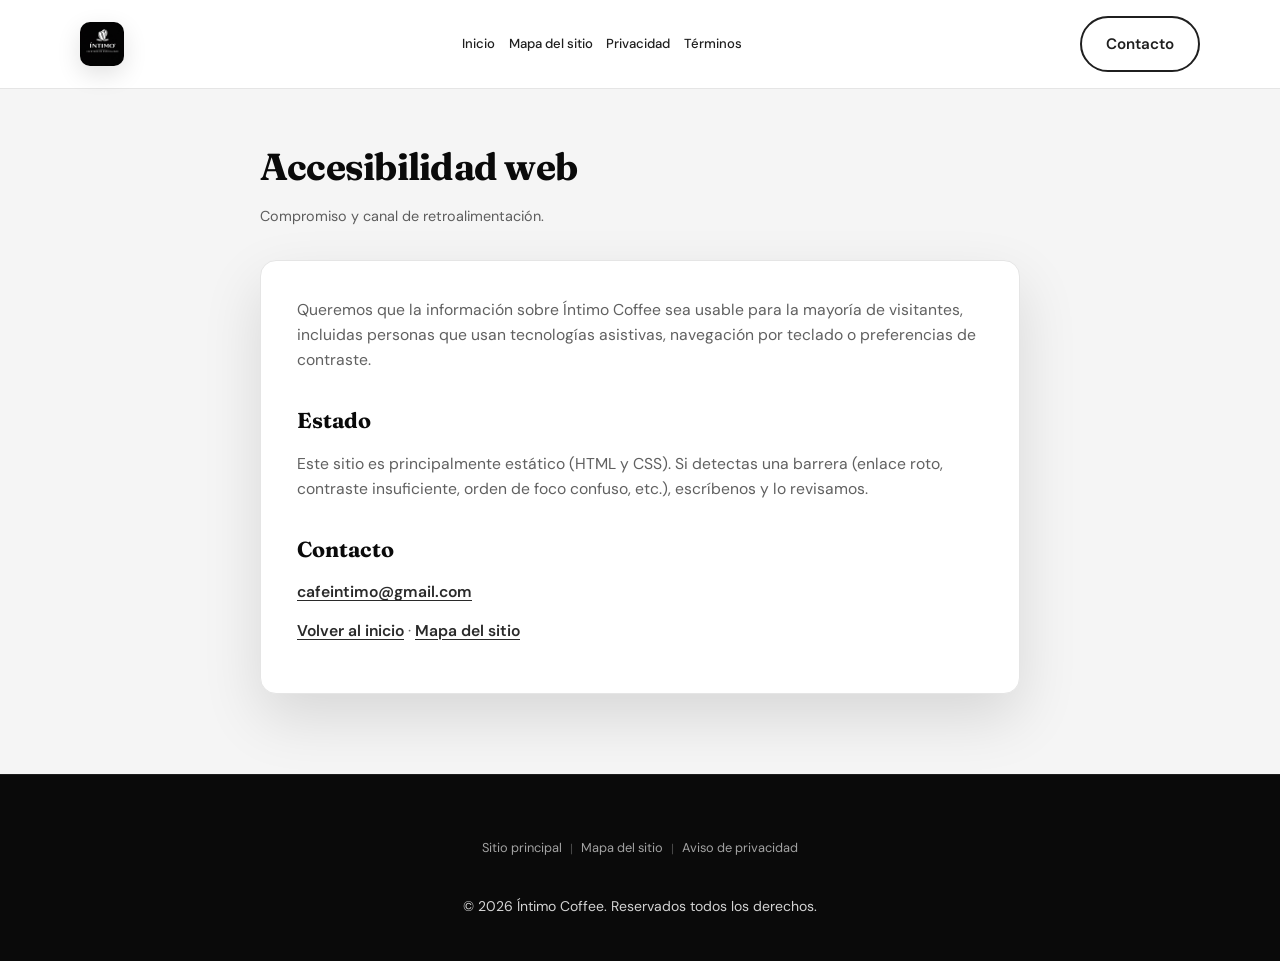
<file: accesibilidad.html>
<!DOCTYPE html>
<html lang="es">
<head>
  <meta charset="UTF-8" />
  <meta name="viewport" content="width=device-width, initial-scale=1" />
  <meta name="description" content="Accesibilidad web — Íntimo Coffee." />
  <title>Accesibilidad | Íntimo Coffee</title>
  <link rel="icon" href="favicon.png" type="image/png" />
  <link rel="preconnect" href="https://fonts.googleapis.com" />
  <link rel="preconnect" href="https://fonts.gstatic.com" crossorigin />
  <link href="https://fonts.googleapis.com/css2?family=Fraunces:ital,opsz,wght@0,9..144,400;0,9..144,600;0,9..144,700;1,9..144,400&family=DM+Sans:ital,opsz,wght@0,9..40,400;0,9..40,500;0,9..40,600;0,9..40,700&display=swap" rel="stylesheet" />
  <link rel="stylesheet" href="css/styles.css" />
</head>
<body>
  <a class="skip-link" href="#contenido-legal">Saltar al contenido</a>

  <header class="site-header">
    <div class="header-inner">
      <a href="index.html" class="logo" aria-label="Íntimo Coffee — inicio">
        <img class="logo-img" src="images/logo-intimo.png" alt="" width="768" height="768" decoding="async" />
      </a>
      <nav class="nav" aria-label="Principal">
        <a href="index.html#inicio">Inicio</a>
        <a href="mapa-sitio.html">Mapa del sitio</a>
        <a href="privacidad.html">Privacidad</a>
        <a href="terminos-sitio.html">Términos</a>
      </nav>
      <a class="btn btn--outline header-cta" href="index.html#contacto">Contacto</a>
      <button type="button" class="nav-toggle" aria-expanded="false" aria-controls="nav-mobile" aria-label="Abrir menú">
        <span></span><span></span><span></span>
      </button>
    </div>
    <div id="nav-mobile" class="nav-mobile" hidden>
      <a href="index.html#inicio">Inicio</a>
      <a href="mapa-sitio.html">Mapa del sitio</a>
      <a href="privacidad.html">Privacidad</a>
      <a href="terminos-sitio.html">Términos</a>
    </div>
  </header>

  <main id="contenido-legal" class="legal-page">
    <div class="container narrow">
      <header class="legal-hero">
        <h1>Accesibilidad web</h1>
        <p class="legal-meta">Compromiso y canal de retroalimentación.</p>
      </header>

      <article class="legal-prose">
        <p>
          Queremos que la información sobre Íntimo Coffee sea usable para la mayoría de visitantes, incluidas personas que usan tecnologías asistivas, navegación por teclado o preferencias de contraste.
        </p>
        <h2>Estado</h2>
        <p>
          Este sitio es principalmente estático (HTML y CSS). Si detectas una barrera (enlace roto, contraste insuficiente, orden de foco confuso, etc.), escríbenos y lo revisamos.
        </p>
        <h2>Contacto</h2>
        <p>
          <a data-intimo-email href="#"><span data-intimo-email-text></span></a>
        </p>
        <p><a href="index.html">Volver al inicio</a> · <a href="mapa-sitio.html">Mapa del sitio</a></p>
      </article>
    </div>
  </main>

  <footer class="site-footer">
    <div class="container footer-extended">
      <nav class="footer-legal" aria-label="Enlaces legales">
        <ul class="footer-legal-list">
          <li><a href="index.html">Sitio principal</a></li>
          <li class="footer-legal-sep" aria-hidden="true">|</li>
          <li><a href="mapa-sitio.html">Mapa del sitio</a></li>
          <li class="footer-legal-sep" aria-hidden="true">|</li>
          <li><a href="privacidad.html">Aviso de privacidad</a></li>
        </ul>
      </nav>
      <p class="footer-copyright">© <span id="year"></span> Íntimo Coffee. Reservados todos los derechos.</p>
    </div>
  </footer>

  <script src="js/site-config.js"></script>
  <script src="js/main.js"></script>
</body>
</html>
</file>
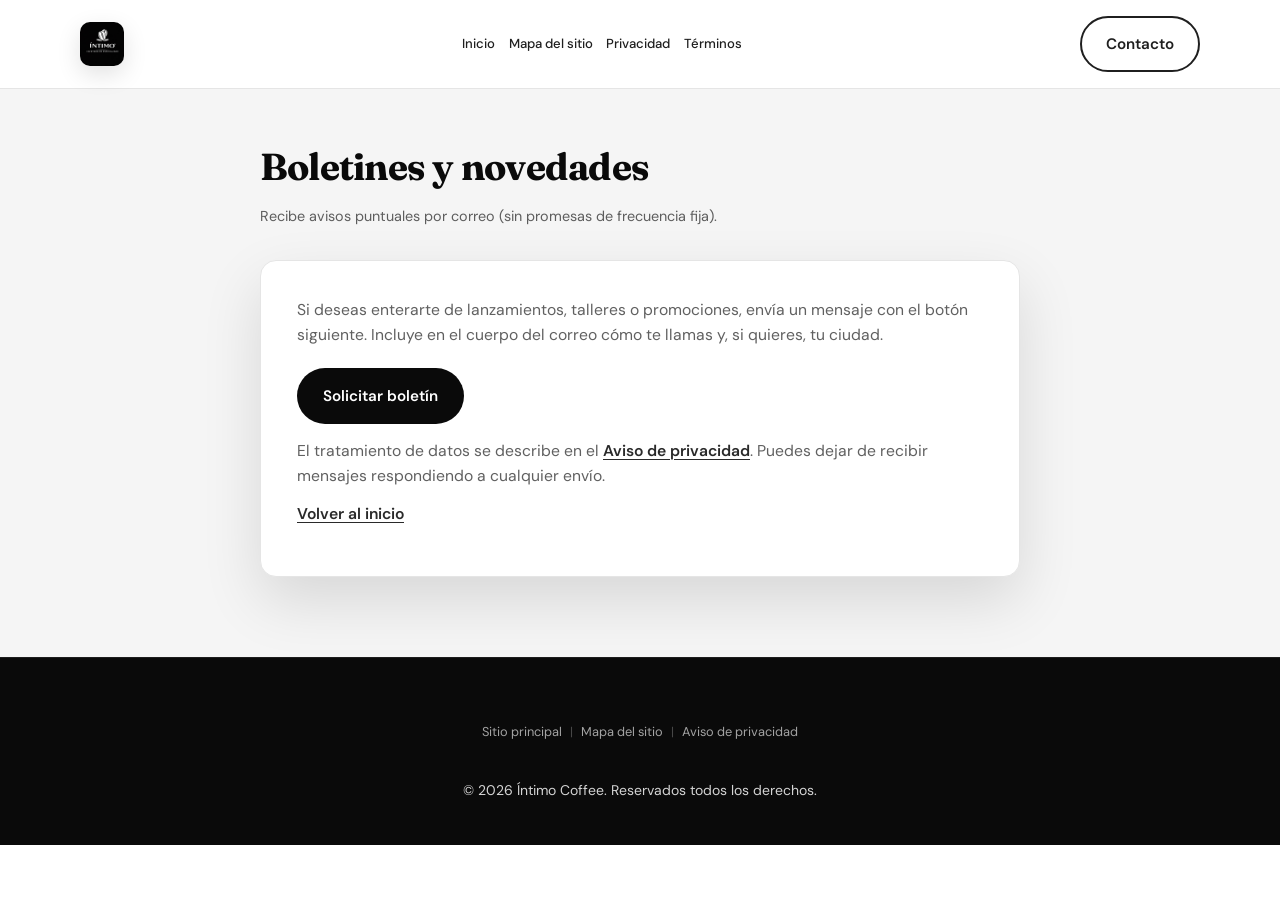
<file: boletines.html>
<!DOCTYPE html>
<html lang="es">
<head>
  <meta charset="UTF-8" />
  <meta name="viewport" content="width=device-width, initial-scale=1" />
  <meta name="description" content="Boletines y novedades — Íntimo Coffee." />
  <title>Boletines | Íntimo Coffee</title>
  <link rel="icon" href="favicon.png" type="image/png" />
  <link rel="preconnect" href="https://fonts.googleapis.com" />
  <link rel="preconnect" href="https://fonts.gstatic.com" crossorigin />
  <link href="https://fonts.googleapis.com/css2?family=Fraunces:ital,opsz,wght@0,9..144,400;0,9..144,600;0,9..144,700;1,9..144,400&family=DM+Sans:ital,opsz,wght@0,9..40,400;0,9..40,500;0,9..40,600;0,9..40,700&display=swap" rel="stylesheet" />
  <link rel="stylesheet" href="css/styles.css" />
</head>
<body>
  <a class="skip-link" href="#contenido-legal">Saltar al contenido</a>

  <header class="site-header">
    <div class="header-inner">
      <a href="index.html" class="logo" aria-label="Íntimo Coffee — inicio">
        <img class="logo-img" src="images/logo-intimo.png" alt="" width="768" height="768" decoding="async" />
      </a>
      <nav class="nav" aria-label="Principal">
        <a href="index.html#inicio">Inicio</a>
        <a href="mapa-sitio.html">Mapa del sitio</a>
        <a href="privacidad.html">Privacidad</a>
        <a href="terminos-sitio.html">Términos</a>
      </nav>
      <a class="btn btn--outline header-cta" href="index.html#contacto">Contacto</a>
      <button type="button" class="nav-toggle" aria-expanded="false" aria-controls="nav-mobile" aria-label="Abrir menú">
        <span></span><span></span><span></span>
      </button>
    </div>
    <div id="nav-mobile" class="nav-mobile" hidden>
      <a href="index.html#inicio">Inicio</a>
      <a href="mapa-sitio.html">Mapa del sitio</a>
      <a href="privacidad.html">Privacidad</a>
      <a href="terminos-sitio.html">Términos</a>
    </div>
  </header>

  <main id="contenido-legal" class="legal-page">
    <div class="container narrow">
      <header class="legal-hero">
        <h1>Boletines y novedades</h1>
        <p class="legal-meta">Recibe avisos puntuales por correo (sin promesas de frecuencia fija).</p>
      </header>

      <article class="legal-prose">
        <p>
          Si deseas enterarte de lanzamientos, talleres o promociones, envía un mensaje con el botón siguiente. Incluye en el cuerpo del correo cómo te llamas y, si quieres, tu ciudad.
        </p>
        <p>
          <a class="btn btn--primary" data-intimo-mailto-newsletter href="#" style="display: inline-block; margin-top: 0.5rem;">Solicitar boletín</a>
        </p>
        <p>
          El tratamiento de datos se describe en el <a href="privacidad.html">Aviso de privacidad</a>. Puedes dejar de recibir mensajes respondiendo a cualquier envío.
        </p>
        <p><a href="index.html">Volver al inicio</a></p>
      </article>
    </div>
  </main>

  <footer class="site-footer">
    <div class="container footer-extended">
      <nav class="footer-legal" aria-label="Enlaces legales">
        <ul class="footer-legal-list">
          <li><a href="index.html">Sitio principal</a></li>
          <li class="footer-legal-sep" aria-hidden="true">|</li>
          <li><a href="mapa-sitio.html">Mapa del sitio</a></li>
          <li class="footer-legal-sep" aria-hidden="true">|</li>
          <li><a href="privacidad.html">Aviso de privacidad</a></li>
        </ul>
      </nav>
      <p class="footer-copyright">© <span id="year"></span> Íntimo Coffee. Reservados todos los derechos.</p>
    </div>
  </footer>

  <script src="js/site-config.js"></script>
  <script src="js/main.js"></script>
</body>
</html>
</file>
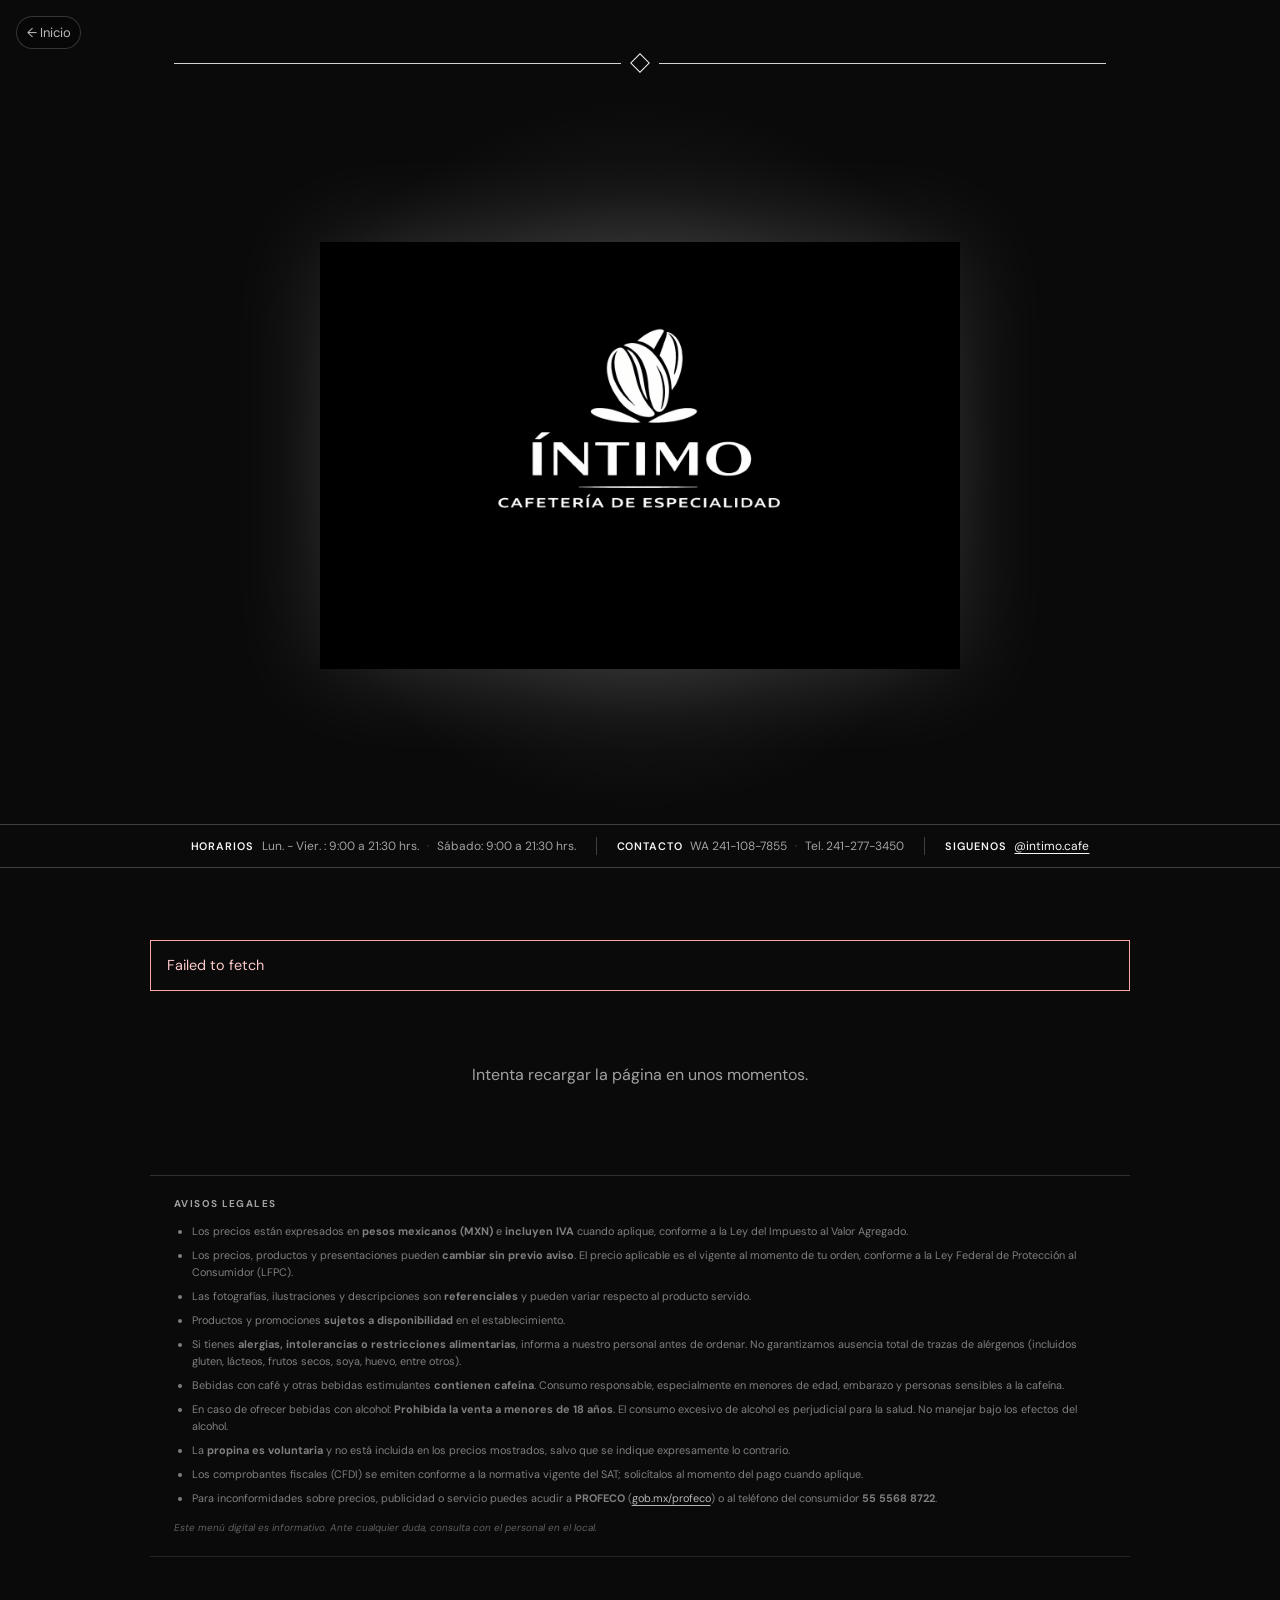
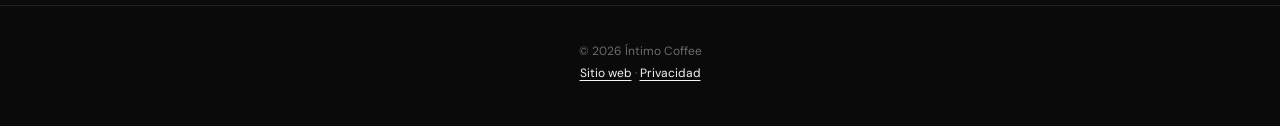
<file: carta.html>
<!DOCTYPE html>
<html lang="es">
<head>
  <meta charset="UTF-8" />
  <meta name="viewport" content="width=device-width, initial-scale=1" />
  <meta name="description" content="Carta — Íntimo Cafetería de Especialidad. Precios en vivo desde nuestro sistema." />
  <meta name="theme-color" content="#0a0a0a" />
  <title>Carta | Íntimo — Cafetería de Especialidad</title>
  <link rel="icon" href="favicon.png" type="image/png" />
  <link rel="preconnect" href="https://fonts.googleapis.com" />
  <link rel="preconnect" href="https://fonts.gstatic.com" crossorigin />
  <link href="https://fonts.googleapis.com/css2?family=Fraunces:ital,opsz,wght@0,9..144,400;0,9..144,600;0,9..144,700;1,9..144,400&family=DM+Sans:ital,opsz,wght@0,9..40,400;0,9..40,500;0,9..40,600;0,9..40,700&display=swap" rel="stylesheet" />
  <link rel="stylesheet" href="css/carta-digital.css?v=3" />
</head>
<body class="carta-pdf-theme">
  <a class="carta-skip" href="#contenido-carta">Saltar al menú</a>

  <a href="index.html" class="carta-back" aria-label="Volver al sitio principal">← Inicio</a>

  <main id="contenido-carta">
  <!-- Portada (como el PDF) -->
  <section class="carta-cover" aria-label="Portada">
    <div class="carta-cover__rule carta-cover__rule--top" aria-hidden="true">
      <span class="carta-gem"></span>
    </div>

    <div class="carta-cover__center">
      <div class="carta-cover__logo-wrap carta-reveal">
        <img
          class="carta-cover__logo"
          src="images/carta/logo-lockup.png"
          alt="Íntimo — Cafetería de Especialidad"
          width="480"
          height="180"
          decoding="async"
        />
      </div>
    </div>

    <div class="carta-cover__info-bar carta-reveal carta-reveal--delay2" aria-label="Horarios y contacto">
      <div class="carta-cover__info-group">
        <span class="carta-cover__label">Horarios</span>
        <span data-carta-hours-week></span>
        <span class="carta-cover__sep" aria-hidden="true">·</span>
        <span data-carta-hours-sat></span>
      </div>
      <span class="carta-cover__divider" aria-hidden="true"></span>
      <div class="carta-cover__info-group">
        <span class="carta-cover__label">Contacto</span>
        <span>WA <span data-carta-wa-label></span></span>
        <span class="carta-cover__sep" aria-hidden="true">·</span>
        <span>Tel. <span data-carta-phone-label></span></span>
      </div>
      <span class="carta-cover__divider" aria-hidden="true"></span>
      <div class="carta-cover__info-group carta-cover__info-group--social">
        <span class="carta-cover__label">Siguenos</span>
        <a data-intimo-ig href="#" rel="noopener noreferrer" target="_blank" class="carta-cover__ig"></a>
      </div>
    </div>
  </section>

  <nav class="carta-nav" id="carta-nav" aria-label="Secciones" hidden>
    <div class="carta-nav__inner" id="carta-nav-inner"></div>
  </nav>

  <div class="carta-sheet">
    <div id="carta-alert" class="carta-alert" role="alert" hidden></div>
    <div id="carta-content" class="carta-content">
      <p class="carta-loading">Preparando la carta…</p>
    </div>
    <aside class="carta-legal" aria-label="Avisos legales">
      <p class="carta-legal__title">Avisos legales</p>
      <ul class="carta-legal__list">
        <li>Los precios están expresados en <strong>pesos mexicanos (MXN)</strong> e <strong>incluyen IVA</strong> cuando aplique, conforme a la Ley del Impuesto al Valor Agregado.</li>
        <li>Los precios, productos y presentaciones pueden <strong>cambiar sin previo aviso</strong>. El precio aplicable es el vigente al momento de tu orden, conforme a la Ley Federal de Protección al Consumidor (LFPC).</li>
        <li>Las fotografías, ilustraciones y descripciones son <strong>referenciales</strong> y pueden variar respecto al producto servido.</li>
        <li>Productos y promociones <strong>sujetos a disponibilidad</strong> en el establecimiento.</li>
        <li>Si tienes <strong>alergias, intolerancias o restricciones alimentarias</strong>, informa a nuestro personal antes de ordenar. No garantizamos ausencia total de trazas de alérgenos (incluidos gluten, lácteos, frutos secos, soya, huevo, entre otros).</li>
        <li>Bebidas con café y otras bebidas estimulantes <strong>contienen cafeína</strong>. Consumo responsable, especialmente en menores de edad, embarazo y personas sensibles a la cafeína.</li>
        <li>En caso de ofrecer bebidas con alcohol: <strong>Prohibida la venta a menores de 18 años</strong>. El consumo excesivo de alcohol es perjudicial para la salud. No manejar bajo los efectos del alcohol.</li>
        <li>La <strong>propina es voluntaria</strong> y no está incluida en los precios mostrados, salvo que se indique expresamente lo contrario.</li>
        <li>Los comprobantes fiscales (CFDI) se emiten conforme a la normativa vigente del SAT; solicítalos al momento del pago cuando aplique.</li>
        <li>Para inconformidades sobre precios, publicidad o servicio puedes acudir a <strong>PROFECO</strong> (<a href="https://www.gob.mx/profeco" rel="noopener noreferrer" target="_blank">gob.mx/profeco</a>) o al teléfono del consumidor <strong>55 5568 8722</strong>.</li>
      </ul>
      <p class="carta-legal__note">Este menú digital es informativo. Ante cualquier duda, consulta con el personal en el local.</p>
    </aside>
  </div>
  </main>

  <footer class="carta-footer">
    <p>© <span id="year"></span> Íntimo Coffee</p>
    <p><a href="index.html">Sitio web</a> · <a href="privacidad.html">Privacidad</a></p>
  </footer>

  <script src="js/site-config.js"></script>
  <script src="js/carta-digital.js"></script>
</body>
</html>
</file>
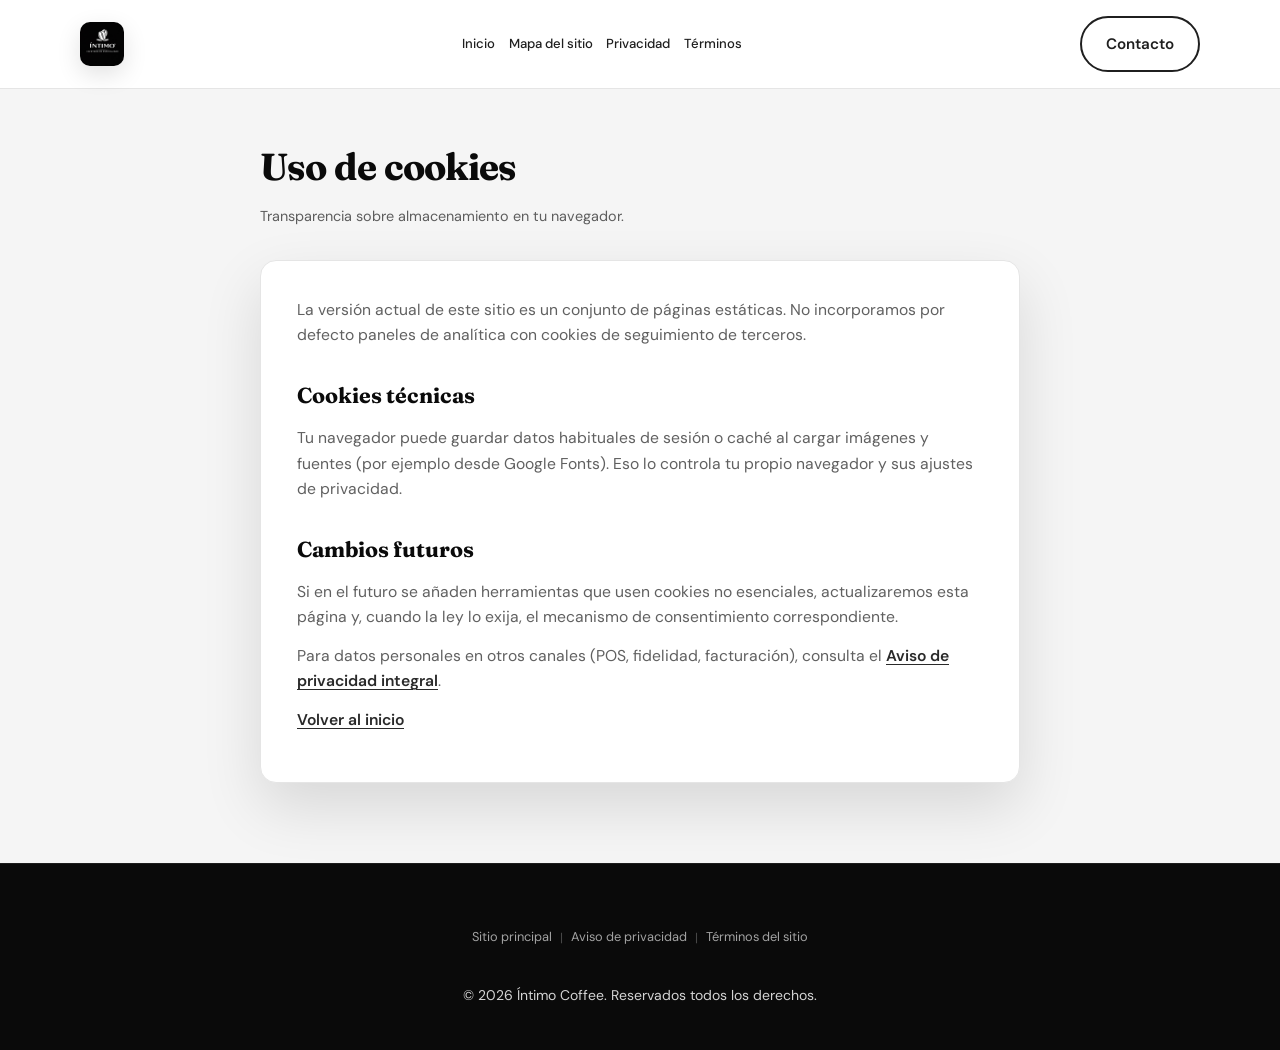
<file: cookies.html>
<!DOCTYPE html>
<html lang="es">
<head>
  <meta charset="UTF-8" />
  <meta name="viewport" content="width=device-width, initial-scale=1" />
  <meta name="description" content="Uso de cookies — Íntimo Coffee." />
  <title>Cookies | Íntimo Coffee</title>
  <link rel="icon" href="favicon.png" type="image/png" />
  <link rel="preconnect" href="https://fonts.googleapis.com" />
  <link rel="preconnect" href="https://fonts.gstatic.com" crossorigin />
  <link href="https://fonts.googleapis.com/css2?family=Fraunces:ital,opsz,wght@0,9..144,400;0,9..144,600;0,9..144,700;1,9..144,400&family=DM+Sans:ital,opsz,wght@0,9..40,400;0,9..40,500;0,9..40,600;0,9..40,700&display=swap" rel="stylesheet" />
  <link rel="stylesheet" href="css/styles.css" />
</head>
<body>
  <a class="skip-link" href="#contenido-legal">Saltar al contenido</a>

  <header class="site-header">
    <div class="header-inner">
      <a href="index.html" class="logo" aria-label="Íntimo Coffee — inicio">
        <img class="logo-img" src="images/logo-intimo.png" alt="" width="768" height="768" decoding="async" />
      </a>
      <nav class="nav" aria-label="Principal">
        <a href="index.html#inicio">Inicio</a>
        <a href="mapa-sitio.html">Mapa del sitio</a>
        <a href="privacidad.html">Privacidad</a>
        <a href="terminos-sitio.html">Términos</a>
      </nav>
      <a class="btn btn--outline header-cta" href="index.html#contacto">Contacto</a>
      <button type="button" class="nav-toggle" aria-expanded="false" aria-controls="nav-mobile" aria-label="Abrir menú">
        <span></span><span></span><span></span>
      </button>
    </div>
    <div id="nav-mobile" class="nav-mobile" hidden>
      <a href="index.html#inicio">Inicio</a>
      <a href="mapa-sitio.html">Mapa del sitio</a>
      <a href="privacidad.html">Privacidad</a>
      <a href="terminos-sitio.html">Términos</a>
    </div>
  </header>

  <main id="contenido-legal" class="legal-page">
    <div class="container narrow">
      <header class="legal-hero">
        <h1>Uso de cookies</h1>
        <p class="legal-meta">Transparencia sobre almacenamiento en tu navegador.</p>
      </header>

      <article class="legal-prose">
        <p>
          La versión actual de este sitio es un conjunto de páginas estáticas. No incorporamos por defecto paneles de analítica con cookies de seguimiento de terceros.
        </p>
        <h2>Cookies técnicas</h2>
        <p>
          Tu navegador puede guardar datos habituales de sesión o caché al cargar imágenes y fuentes (por ejemplo desde Google Fonts). Eso lo controla tu propio navegador y sus ajustes de privacidad.
        </p>
        <h2>Cambios futuros</h2>
        <p>
          Si en el futuro se añaden herramientas que usen cookies no esenciales, actualizaremos esta página y, cuando la ley lo exija, el mecanismo de consentimiento correspondiente.
        </p>
        <p>
          Para datos personales en otros canales (POS, fidelidad, facturación), consulta el <a href="privacidad.html">Aviso de privacidad integral</a>.
        </p>
        <p><a href="index.html">Volver al inicio</a></p>
      </article>
    </div>
  </main>

  <footer class="site-footer">
    <div class="container footer-extended">
      <nav class="footer-legal" aria-label="Enlaces legales">
        <ul class="footer-legal-list">
          <li><a href="index.html">Sitio principal</a></li>
          <li class="footer-legal-sep" aria-hidden="true">|</li>
          <li><a href="privacidad.html">Aviso de privacidad</a></li>
          <li class="footer-legal-sep" aria-hidden="true">|</li>
          <li><a href="terminos-sitio.html">Términos del sitio</a></li>
        </ul>
      </nav>
      <p class="footer-copyright">© <span id="year"></span> Íntimo Coffee. Reservados todos los derechos.</p>
    </div>
  </footer>

  <script src="js/site-config.js"></script>
  <script src="js/main.js"></script>
</body>
</html>
</file>
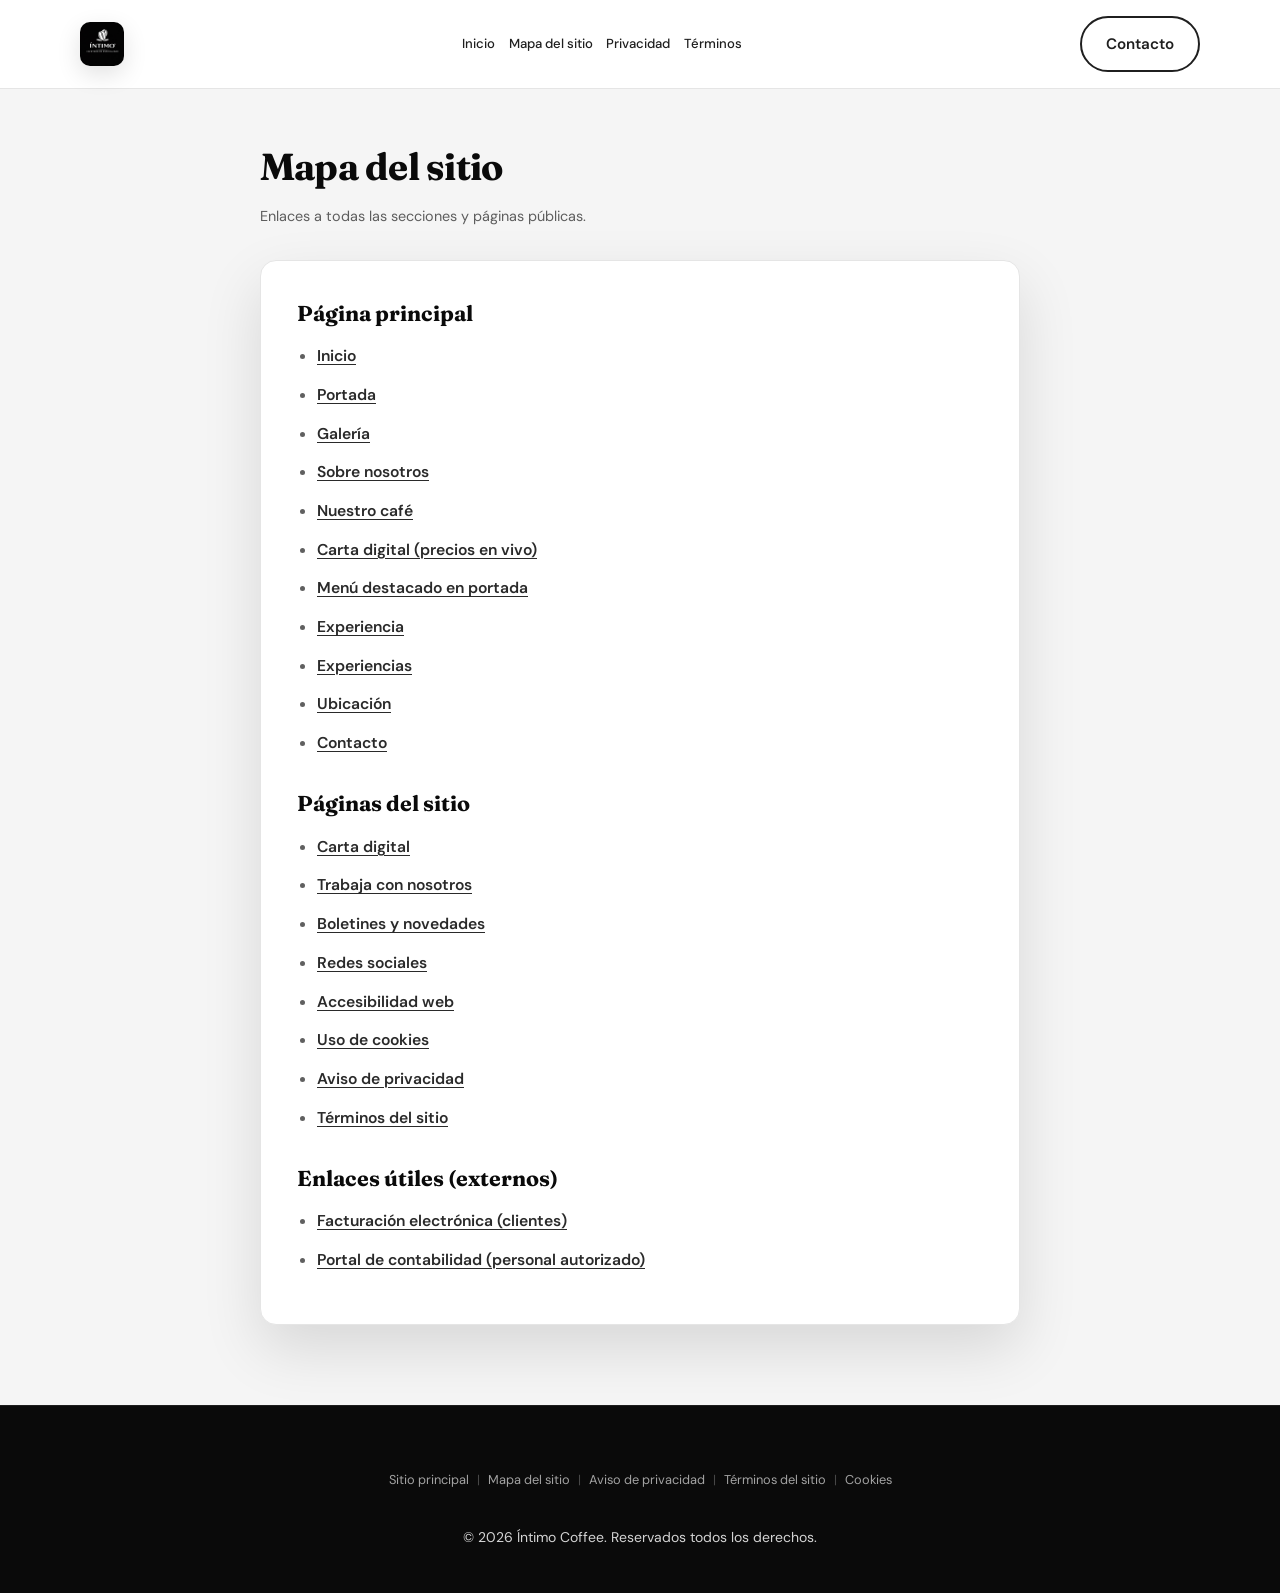
<file: mapa-sitio.html>
<!DOCTYPE html>
<html lang="es">
<head>
  <meta charset="UTF-8" />
  <meta name="viewport" content="width=device-width, initial-scale=1" />
  <meta name="description" content="Mapa del sitio — Íntimo Coffee." />
  <title>Mapa del sitio | Íntimo Coffee</title>
  <link rel="icon" href="favicon.png" type="image/png" />
  <link rel="preconnect" href="https://fonts.googleapis.com" />
  <link rel="preconnect" href="https://fonts.gstatic.com" crossorigin />
  <link href="https://fonts.googleapis.com/css2?family=Fraunces:ital,opsz,wght@0,9..144,400;0,9..144,600;0,9..144,700;1,9..144,400&family=DM+Sans:ital,opsz,wght@0,9..40,400;0,9..40,500;0,9..40,600;0,9..40,700&display=swap" rel="stylesheet" />
  <link rel="stylesheet" href="css/styles.css" />
</head>
<body>
  <a class="skip-link" href="#contenido-legal">Saltar al contenido</a>

  <header class="site-header">
    <div class="header-inner">
      <a href="index.html" class="logo" aria-label="Íntimo Coffee — inicio">
        <img class="logo-img" src="images/logo-intimo.png" alt="" width="768" height="768" decoding="async" />
      </a>
      <nav class="nav" aria-label="Principal">
        <a href="index.html#inicio">Inicio</a>
        <a href="mapa-sitio.html" aria-current="page">Mapa del sitio</a>
        <a href="privacidad.html">Privacidad</a>
        <a href="terminos-sitio.html">Términos</a>
      </nav>
      <a class="btn btn--outline header-cta" href="index.html#contacto">Contacto</a>
      <button type="button" class="nav-toggle" aria-expanded="false" aria-controls="nav-mobile" aria-label="Abrir menú">
        <span></span><span></span><span></span>
      </button>
    </div>
    <div id="nav-mobile" class="nav-mobile" hidden>
      <a href="index.html#inicio">Inicio</a>
      <a href="mapa-sitio.html" aria-current="page">Mapa del sitio</a>
      <a href="privacidad.html">Privacidad</a>
      <a href="terminos-sitio.html">Términos</a>
    </div>
  </header>

  <main id="contenido-legal" class="legal-page">
    <div class="container narrow">
      <header class="legal-hero">
        <h1>Mapa del sitio</h1>
        <p class="legal-meta">Enlaces a todas las secciones y páginas públicas.</p>
      </header>

      <article class="legal-prose">
        <h2>Página principal</h2>
        <ul>
          <li><a href="index.html">Inicio</a></li>
          <li><a href="index.html#inicio">Portada</a></li>
          <li><a href="index.html#galeria">Galería</a></li>
          <li><a href="index.html#sobre-nosotros">Sobre nosotros</a></li>
          <li><a href="index.html#nuestro-cafe">Nuestro café</a></li>
          <li><a href="carta.html">Carta digital (precios en vivo)</a></li>
          <li><a href="index.html#menu">Menú destacado en portada</a></li>
          <li><a href="index.html#experiencia">Experiencia</a></li>
          <li><a href="index.html#experiencias">Experiencias</a></li>
          <li><a href="index.html#ubicacion">Ubicación</a></li>
          <li><a href="index.html#contacto">Contacto</a></li>
        </ul>

        <h2>Páginas del sitio</h2>
        <ul>
          <li><a href="carta.html">Carta digital</a></li>
          <li><a href="trabajo.html">Trabaja con nosotros</a></li>
          <li><a href="boletines.html">Boletines y novedades</a></li>
          <li><a href="redes.html">Redes sociales</a></li>
          <li><a href="accesibilidad.html">Accesibilidad web</a></li>
          <li><a href="cookies.html">Uso de cookies</a></li>
          <li><a href="privacidad.html">Aviso de privacidad</a></li>
          <li><a href="terminos-sitio.html">Términos del sitio</a></li>
        </ul>

        <h2>Enlaces útiles (externos)</h2>
        <ul>
          <li><a href="https://facturacion.cafeintimo.mx/" rel="noopener noreferrer">Facturación electrónica (clientes)</a></li>
          <li><a href="https://contabilidad.cafeintimo.mx/" rel="noopener noreferrer">Portal de contabilidad (personal autorizado)</a></li>
        </ul>
      </article>
    </div>
  </main>

  <footer class="site-footer">
    <div class="container footer-extended">
      <nav class="footer-legal" aria-label="Enlaces legales">
        <ul class="footer-legal-list">
          <li><a href="index.html">Sitio principal</a></li>
          <li class="footer-legal-sep" aria-hidden="true">|</li>
          <li><a href="mapa-sitio.html" aria-current="page">Mapa del sitio</a></li>
          <li class="footer-legal-sep" aria-hidden="true">|</li>
          <li><a href="privacidad.html">Aviso de privacidad</a></li>
          <li class="footer-legal-sep" aria-hidden="true">|</li>
          <li><a href="terminos-sitio.html">Términos del sitio</a></li>
          <li class="footer-legal-sep" aria-hidden="true">|</li>
          <li><a href="cookies.html">Cookies</a></li>
        </ul>
      </nav>
      <p class="footer-copyright">© <span id="year"></span> Íntimo Coffee. Reservados todos los derechos.</p>
    </div>
  </footer>

  <script src="js/site-config.js"></script>
  <script src="js/main.js"></script>
</body>
</html>
</file>
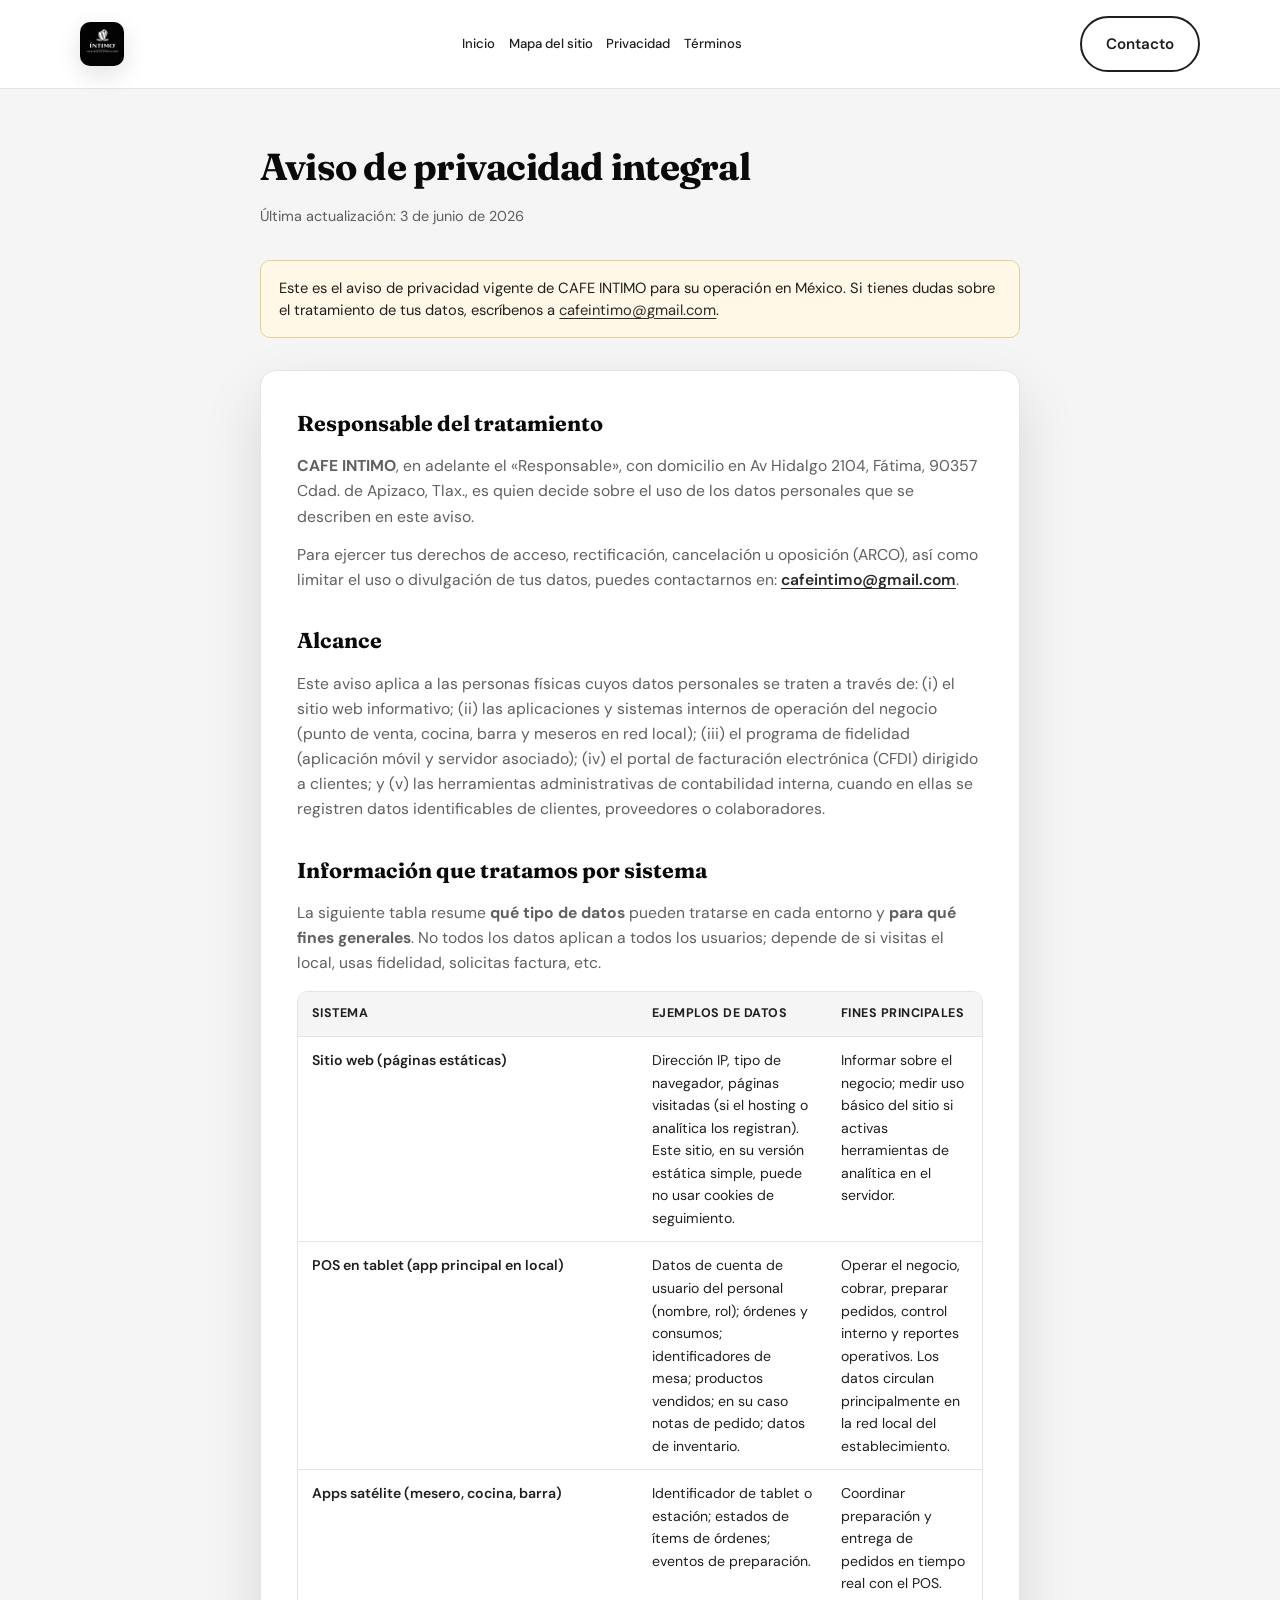
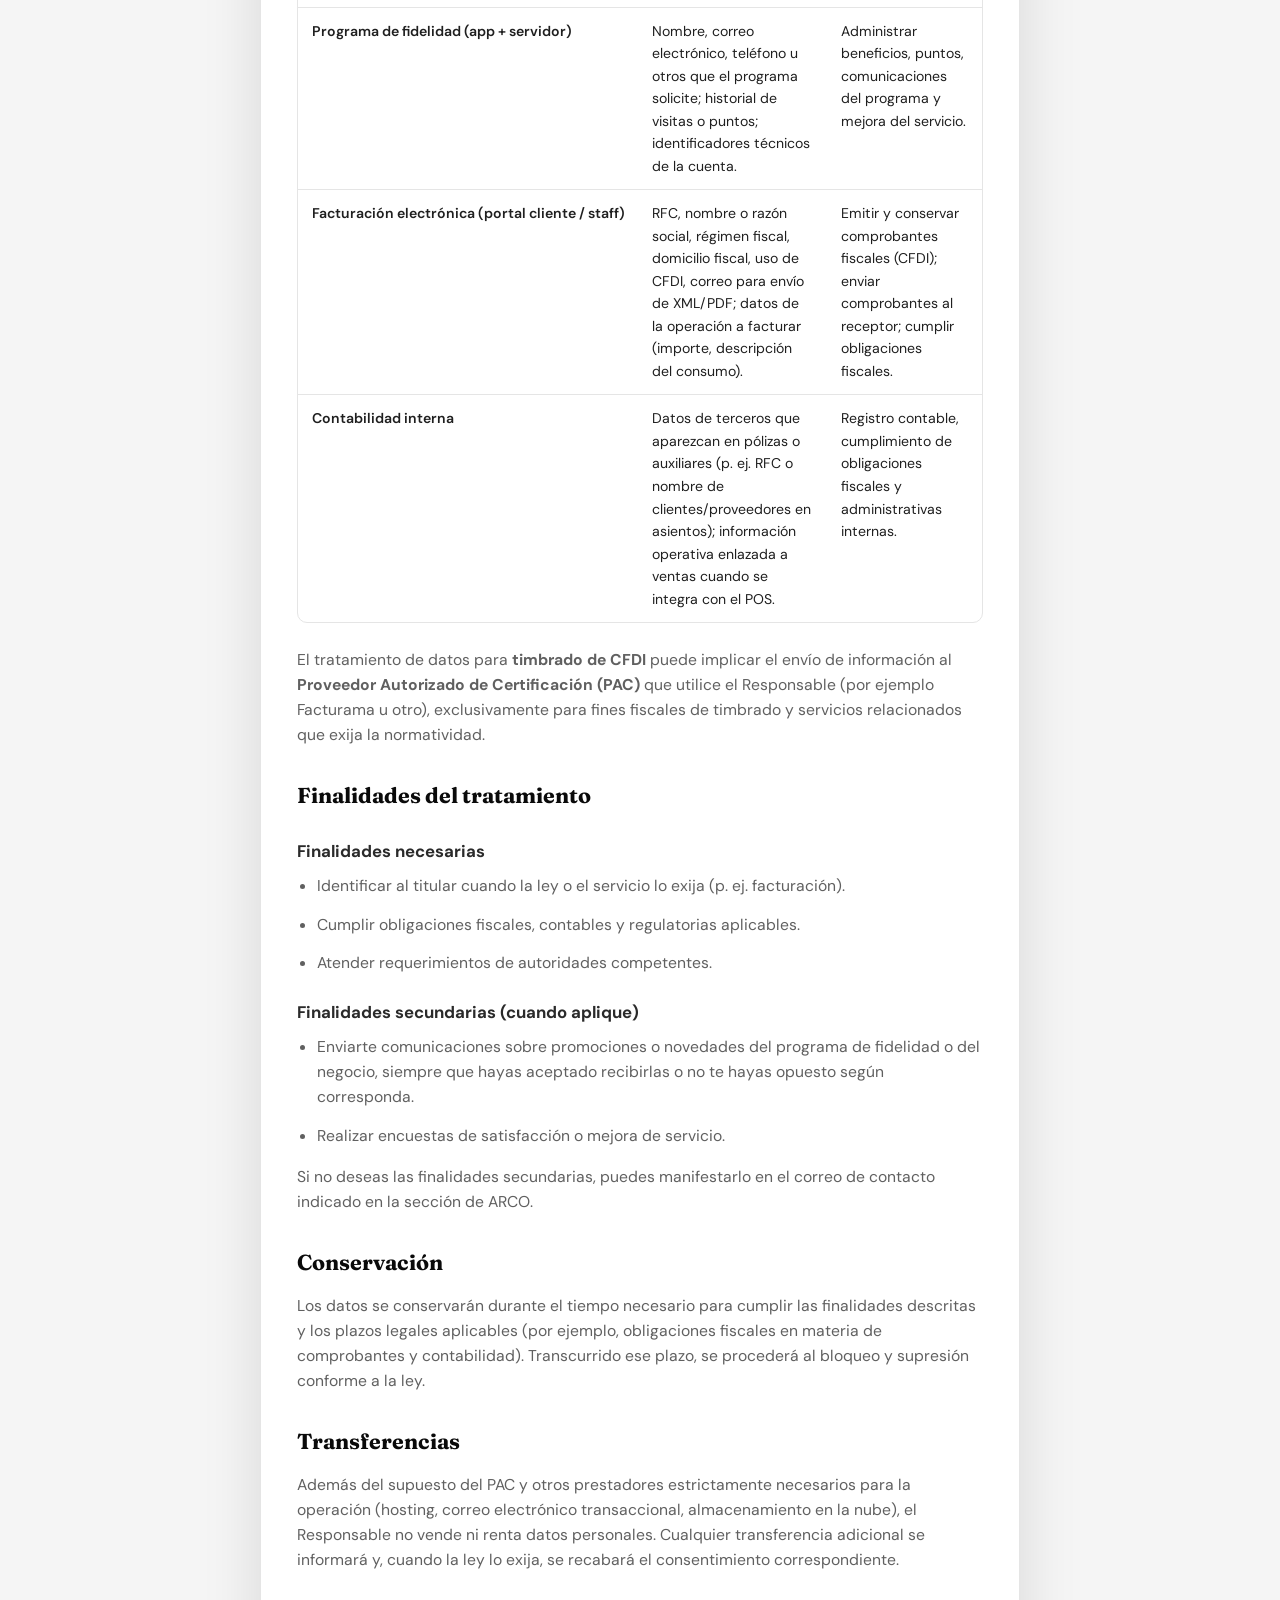
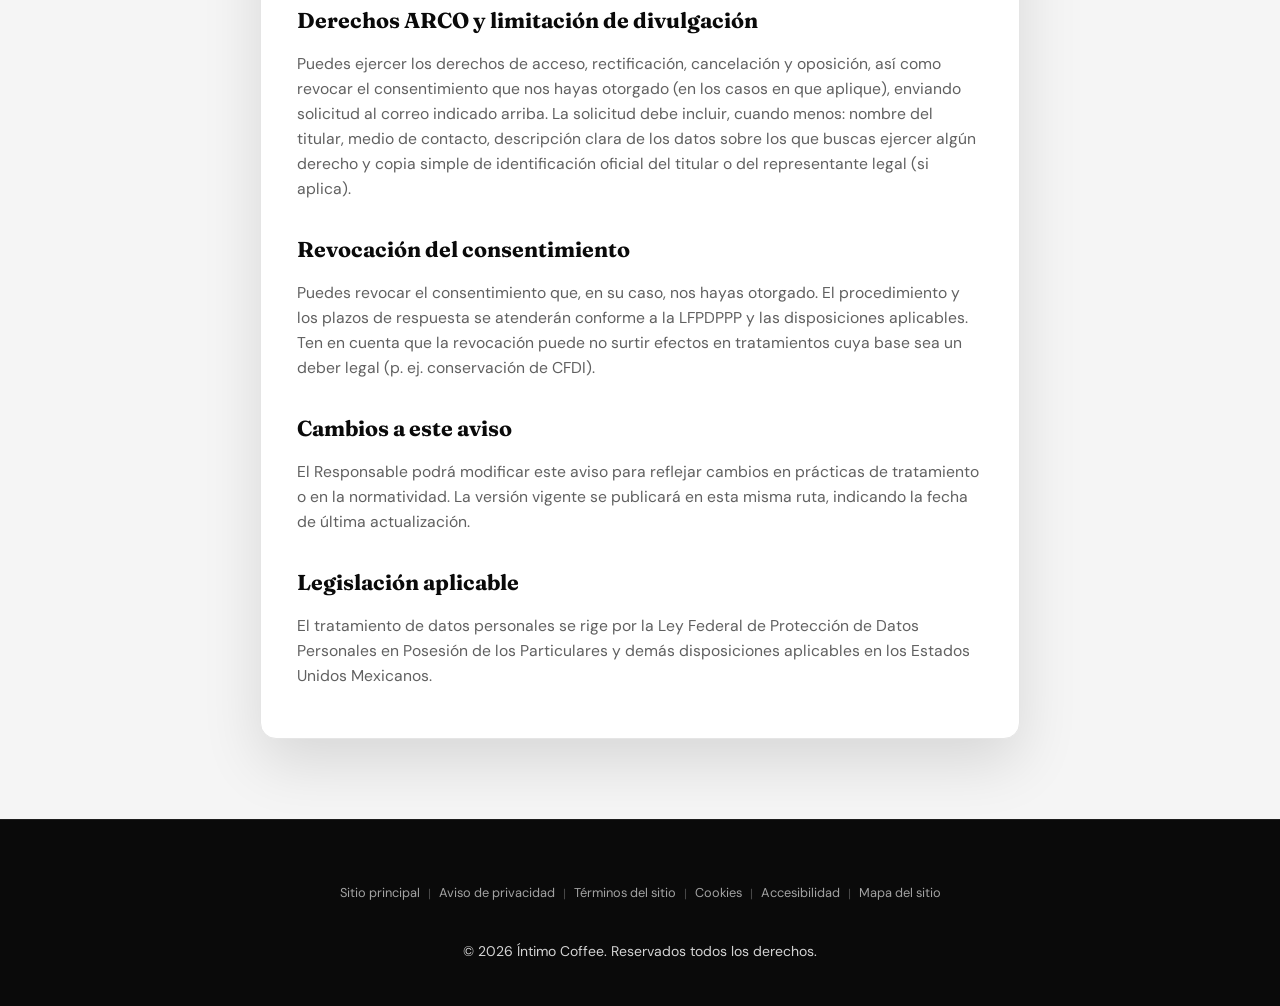
<file: privacidad.html>
<!DOCTYPE html>
<html lang="es">
<head>
  <meta charset="UTF-8" />
  <meta name="viewport" content="width=device-width, initial-scale=1" />
  <meta name="description" content="Aviso de privacidad integral — Íntimo Cafetería de Especialidad. Tratamiento de datos personales en POS, fidelidad, facturación y sitio web." />
  <title>Aviso de privacidad | Íntimo Coffee</title>
  <link rel="icon" href="favicon.png" type="image/png" />
  <link rel="preconnect" href="https://fonts.googleapis.com" />
  <link rel="preconnect" href="https://fonts.gstatic.com" crossorigin />
  <link href="https://fonts.googleapis.com/css2?family=Fraunces:ital,opsz,wght@0,9..144,400;0,9..144,600;0,9..144,700;1,9..144,400&family=DM+Sans:ital,opsz,wght@0,9..40,400;0,9..40,500;0,9..40,600;0,9..40,700&display=swap" rel="stylesheet" />
  <link rel="stylesheet" href="css/styles.css" />
</head>
<body>
  <a class="skip-link" href="#contenido-legal">Saltar al contenido</a>

  <header class="site-header">
    <div class="header-inner">
      <a href="index.html" class="logo" aria-label="Íntimo Coffee — inicio">
        <img class="logo-img" src="images/logo-intimo.png" alt="" width="768" height="768" decoding="async" />
      </a>
      <nav class="nav" aria-label="Principal">
        <a href="index.html#inicio">Inicio</a>
        <a href="mapa-sitio.html">Mapa del sitio</a>
        <a href="privacidad.html" aria-current="page">Privacidad</a>
        <a href="terminos-sitio.html">Términos</a>
      </nav>
      <a class="btn btn--outline header-cta" href="index.html#contacto">Contacto</a>
      <button type="button" class="nav-toggle" aria-expanded="false" aria-controls="nav-mobile" aria-label="Abrir menú">
        <span></span><span></span><span></span>
      </button>
    </div>
    <div id="nav-mobile" class="nav-mobile" hidden>
      <a href="index.html#inicio">Inicio</a>
      <a href="mapa-sitio.html">Mapa del sitio</a>
      <a href="privacidad.html" aria-current="page">Privacidad</a>
      <a href="terminos-sitio.html">Términos</a>
    </div>
  </header>

  <main id="contenido-legal" class="legal-page">
    <div class="container narrow">
      <header class="legal-hero">
        <h1>Aviso de privacidad integral</h1>
        <p class="legal-meta">Última actualización: <time datetime="2026-06-03">3 de junio de 2026</time></p>
      </header>

      <p class="legal-alert" role="status">
        Este es el aviso de privacidad vigente de CAFE INTIMO para su operación en México.
        Si tienes dudas sobre el tratamiento de tus datos, escríbenos a
        <a href="mailto:cafeintimo@gmail.com">cafeintimo@gmail.com</a>.
      </p>

      <article class="legal-prose">
        <h2 id="responsable">Responsable del tratamiento</h2>
        <p>
          <strong>CAFE INTIMO</strong>, en adelante el «Responsable», con domicilio en Av Hidalgo 2104, Fátima, 90357 Cdad. de Apizaco, Tlax., es quien decide sobre el uso de los datos personales que se describen en este aviso.
        </p>
        <p>
          Para ejercer tus derechos de acceso, rectificación, cancelación u oposición (ARCO), así como limitar el uso o divulgación de tus datos, puedes contactarnos en:
          <a href="mailto:cafeintimo@gmail.com">cafeintimo@gmail.com</a>.
        </p>

        <h2 id="alcance">Alcance</h2>
        <p>
          Este aviso aplica a las personas físicas cuyos datos personales se traten a través de: (i) el sitio web informativo;
          (ii) las aplicaciones y sistemas internos de operación del negocio (punto de venta, cocina, barra y meseros en red local);
          (iii) el programa de fidelidad (aplicación móvil y servidor asociado);
          (iv) el portal de facturación electrónica (CFDI) dirigido a clientes; y
          (v) las herramientas administrativas de contabilidad interna, cuando en ellas se registren datos identificables de clientes, proveedores o colaboradores.
        </p>

        <h2 id="sistemas">Información que tratamos por sistema</h2>
        <p>
          La siguiente tabla resume <strong>qué tipo de datos</strong> pueden tratarse en cada entorno y <strong>para qué fines generales</strong>.
          No todos los datos aplican a todos los usuarios; depende de si visitas el local, usas fidelidad, solicitas factura, etc.
        </p>
        <div class="data-systems-table-wrap">
          <table class="data-systems-table">
            <thead>
              <tr>
                <th scope="col">Sistema</th>
                <th scope="col">Ejemplos de datos</th>
                <th scope="col">Fines principales</th>
              </tr>
            </thead>
            <tbody>
              <tr>
                <td>Sitio web (páginas estáticas)</td>
                <td>Dirección IP, tipo de navegador, páginas visitadas (si el hosting o analítica los registran). Este sitio, en su versión estática simple, puede no usar cookies de seguimiento.</td>
                <td>Informar sobre el negocio; medir uso básico del sitio si activas herramientas de analítica en el servidor.</td>
              </tr>
              <tr>
                <td>POS en tablet (app principal en local)</td>
                <td>Datos de cuenta de usuario del personal (nombre, rol); órdenes y consumos; identificadores de mesa; productos vendidos; en su caso notas de pedido; datos de inventario.</td>
                <td>Operar el negocio, cobrar, preparar pedidos, control interno y reportes operativos. Los datos circulan principalmente en la red local del establecimiento.</td>
              </tr>
              <tr>
                <td>Apps satélite (mesero, cocina, barra)</td>
                <td>Identificador de tablet o estación; estados de ítems de órdenes; eventos de preparación.</td>
                <td>Coordinar preparación y entrega de pedidos en tiempo real con el POS.</td>
              </tr>
              <tr>
                <td>Programa de fidelidad (app + servidor)</td>
                <td>Nombre, correo electrónico, teléfono u otros que el programa solicite; historial de visitas o puntos; identificadores técnicos de la cuenta.</td>
                <td>Administrar beneficios, puntos, comunicaciones del programa y mejora del servicio.</td>
              </tr>
              <tr>
                <td>Facturación electrónica (portal cliente / staff)</td>
                <td>RFC, nombre o razón social, régimen fiscal, domicilio fiscal, uso de CFDI, correo para envío de XML/PDF; datos de la operación a facturar (importe, descripción del consumo).</td>
                <td>Emitir y conservar comprobantes fiscales (CFDI); enviar comprobantes al receptor; cumplir obligaciones fiscales.</td>
              </tr>
              <tr>
                <td>Contabilidad interna</td>
                <td>Datos de terceros que aparezcan en pólizas o auxiliares (p. ej. RFC o nombre de clientes/proveedores en asientos); información operativa enlazada a ventas cuando se integra con el POS.</td>
                <td>Registro contable, cumplimiento de obligaciones fiscales y administrativas internas.</td>
              </tr>
            </tbody>
          </table>
        </div>
        <p>
          El tratamiento de datos para <strong>timbrado de CFDI</strong> puede implicar el envío de información al <strong>Proveedor Autorizado de Certificación (PAC)</strong> que utilice el Responsable (por ejemplo Facturama u otro), exclusivamente para fines fiscales de timbrado y servicios relacionados que exija la normatividad.
        </p>

        <h2 id="finalidades">Finalidades del tratamiento</h2>
        <h3>Finalidades necesarias</h3>
        <ul>
          <li>Identificar al titular cuando la ley o el servicio lo exija (p. ej. facturación).</li>
          <li>Cumplir obligaciones fiscales, contables y regulatorias aplicables.</li>
          <li>Atender requerimientos de autoridades competentes.</li>
        </ul>
        <h3>Finalidades secundarias (cuando aplique)</h3>
        <ul>
          <li>Enviarte comunicaciones sobre promociones o novedades del programa de fidelidad o del negocio, siempre que hayas aceptado recibirlas o no te hayas opuesto según corresponda.</li>
          <li>Realizar encuestas de satisfacción o mejora de servicio.</li>
        </ul>
        <p>Si no deseas las finalidades secundarias, puedes manifestarlo en el correo de contacto indicado en la sección de ARCO.</p>

        <h2 id="conservacion">Conservación</h2>
        <p>
          Los datos se conservarán durante el tiempo necesario para cumplir las finalidades descritas y los plazos legales aplicables (por ejemplo, obligaciones fiscales en materia de comprobantes y contabilidad). Transcurrido ese plazo, se procederá al bloqueo y supresión conforme a la ley.
        </p>

        <h2 id="transferencias">Transferencias</h2>
        <p>
          Además del supuesto del PAC y otros prestadores estrictamente necesarios para la operación (hosting, correo electrónico transaccional, almacenamiento en la nube), el Responsable no vende ni renta datos personales. Cualquier transferencia adicional se informará y, cuando la ley lo exija, se recabará el consentimiento correspondiente.
        </p>

        <h2 id="derechos">Derechos ARCO y limitación de divulgación</h2>
        <p>
          Puedes ejercer los derechos de acceso, rectificación, cancelación y oposición, así como revocar el consentimiento que nos hayas otorgado (en los casos en que aplique), enviando solicitud al correo indicado arriba. La solicitud debe incluir, cuando menos: nombre del titular, medio de contacto, descripción clara de los datos sobre los que buscas ejercer algún derecho y copia simple de identificación oficial del titular o del representante legal (si aplica).
        </p>

        <h2 id="revocacion">Revocación del consentimiento</h2>
        <p>
          Puedes revocar el consentimiento que, en su caso, nos hayas otorgado. El procedimiento y los plazos de respuesta se atenderán conforme a la LFPDPPP y las disposiciones aplicables. Ten en cuenta que la revocación puede no surtir efectos en tratamientos cuya base sea un deber legal (p. ej. conservación de CFDI).
        </p>

        <h2 id="cambios">Cambios a este aviso</h2>
        <p>
          El Responsable podrá modificar este aviso para reflejar cambios en prácticas de tratamiento o en la normatividad. La versión vigente se publicará en esta misma ruta, indicando la fecha de última actualización.
        </p>

        <h2 id="legislacion">Legislación aplicable</h2>
        <p>
          El tratamiento de datos personales se rige por la Ley Federal de Protección de Datos Personales en Posesión de los Particulares y demás disposiciones aplicables en los Estados Unidos Mexicanos.
        </p>
      </article>
    </div>
  </main>

  <footer class="site-footer">
    <div class="container footer-extended">
      <nav class="footer-legal" aria-label="Enlaces legales">
        <ul class="footer-legal-list">
          <li><a href="index.html">Sitio principal</a></li>
          <li class="footer-legal-sep" aria-hidden="true">|</li>
          <li><a href="privacidad.html" aria-current="page">Aviso de privacidad</a></li>
          <li class="footer-legal-sep" aria-hidden="true">|</li>
          <li><a href="terminos-sitio.html">Términos del sitio</a></li>
          <li class="footer-legal-sep" aria-hidden="true">|</li>
          <li><a href="cookies.html">Cookies</a></li>
          <li class="footer-legal-sep" aria-hidden="true">|</li>
          <li><a href="accesibilidad.html">Accesibilidad</a></li>
          <li class="footer-legal-sep" aria-hidden="true">|</li>
          <li><a href="mapa-sitio.html">Mapa del sitio</a></li>
        </ul>
      </nav>
      <p class="footer-copyright">© <span id="year"></span> Íntimo Coffee. Reservados todos los derechos.</p>
    </div>
  </footer>

  <script src="js/site-config.js"></script>
  <script src="js/main.js"></script>
</body>
</html>
</file>
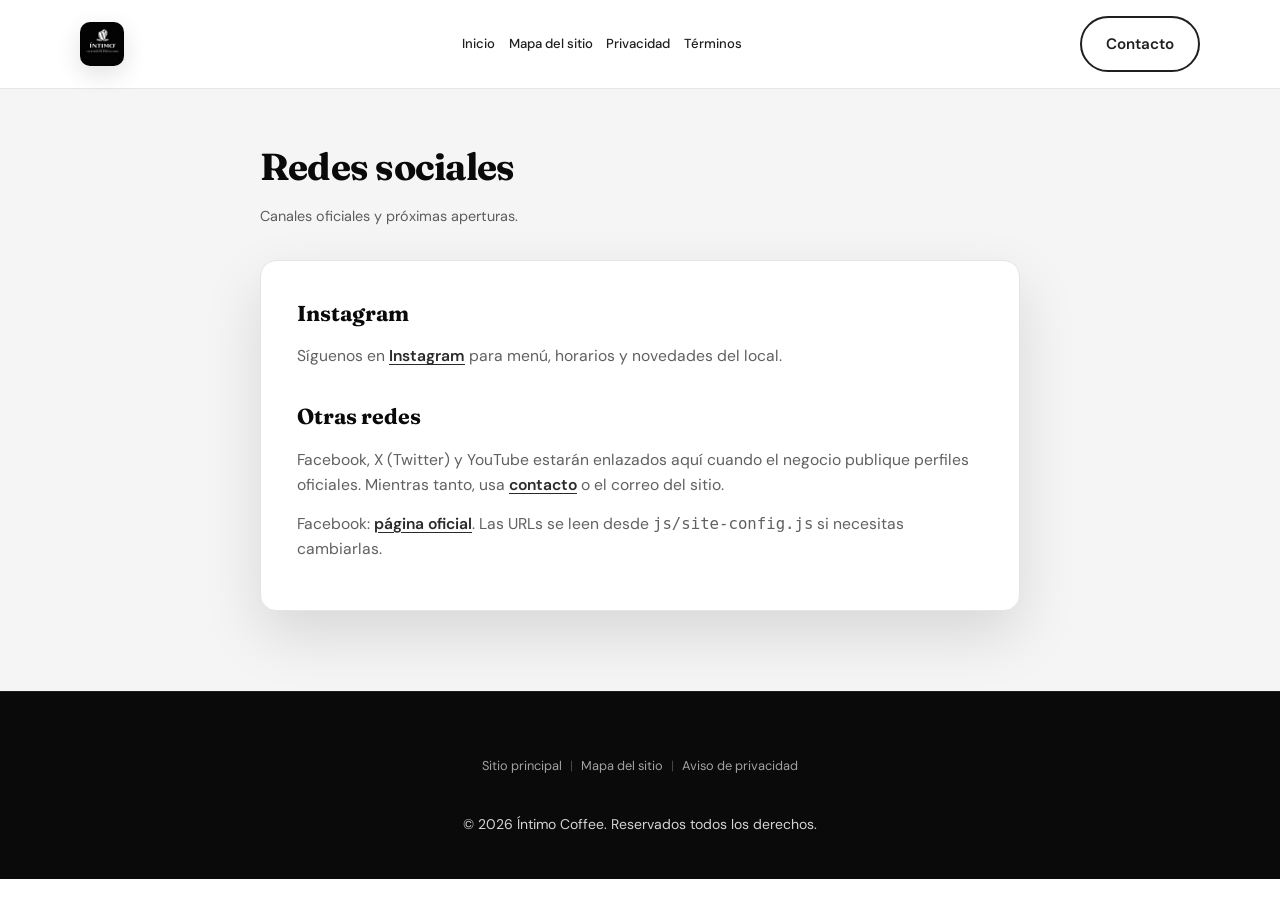
<file: redes.html>
<!DOCTYPE html>
<html lang="es">
<head>
  <meta charset="UTF-8" />
  <meta name="viewport" content="width=device-width, initial-scale=1" />
  <meta name="description" content="Redes sociales — Íntimo Coffee." />
  <title>Redes sociales | Íntimo Coffee</title>
  <link rel="icon" href="favicon.png" type="image/png" />
  <link rel="preconnect" href="https://fonts.googleapis.com" />
  <link rel="preconnect" href="https://fonts.gstatic.com" crossorigin />
  <link href="https://fonts.googleapis.com/css2?family=Fraunces:ital,opsz,wght@0,9..144,400;0,9..144,600;0,9..144,700;1,9..144,400&family=DM+Sans:ital,opsz,wght@0,9..40,400;0,9..40,500;0,9..40,600;0,9..40,700&display=swap" rel="stylesheet" />
  <link rel="stylesheet" href="css/styles.css" />
</head>
<body>
  <a class="skip-link" href="#contenido-legal">Saltar al contenido</a>

  <header class="site-header">
    <div class="header-inner">
      <a href="index.html" class="logo" aria-label="Íntimo Coffee — inicio">
        <img class="logo-img" src="images/logo-intimo.png" alt="" width="768" height="768" decoding="async" />
      </a>
      <nav class="nav" aria-label="Principal">
        <a href="index.html#inicio">Inicio</a>
        <a href="mapa-sitio.html">Mapa del sitio</a>
        <a href="privacidad.html">Privacidad</a>
        <a href="terminos-sitio.html">Términos</a>
      </nav>
      <a class="btn btn--outline header-cta" href="index.html#contacto">Contacto</a>
      <button type="button" class="nav-toggle" aria-expanded="false" aria-controls="nav-mobile" aria-label="Abrir menú">
        <span></span><span></span><span></span>
      </button>
    </div>
    <div id="nav-mobile" class="nav-mobile" hidden>
      <a href="index.html#inicio">Inicio</a>
      <a href="mapa-sitio.html">Mapa del sitio</a>
      <a href="privacidad.html">Privacidad</a>
      <a href="terminos-sitio.html">Términos</a>
    </div>
  </header>

  <main id="contenido-legal" class="legal-page">
    <div class="container narrow">
      <header class="legal-hero">
        <h1 id="redes">Redes sociales</h1>
        <p class="legal-meta">Canales oficiales y próximas aperturas.</p>
      </header>

      <article class="legal-prose">
        <h2>Instagram</h2>
        <p>
          Síguenos en <a data-intimo-ig href="#" rel="noopener noreferrer" target="_blank">Instagram</a> para menú, horarios y novedades del local.
        </p>

        <h2 id="pronto">Otras redes</h2>
        <p>
          Facebook, X (Twitter) y YouTube estarán enlazados aquí cuando el negocio publique perfiles oficiales. Mientras tanto, usa
          <a href="index.html#contacto">contacto</a> o el correo del sitio.
        </p>
        <p>
          Facebook: <a data-intimo-fb href="#" rel="noopener noreferrer" target="_blank">página oficial</a>. Las URLs se leen desde <code>js/site-config.js</code> si necesitas cambiarlas.
        </p>
      </article>
    </div>
  </main>

  <footer class="site-footer">
    <div class="container footer-extended">
      <nav class="footer-legal" aria-label="Enlaces legales">
        <ul class="footer-legal-list">
          <li><a href="index.html">Sitio principal</a></li>
          <li class="footer-legal-sep" aria-hidden="true">|</li>
          <li><a href="mapa-sitio.html">Mapa del sitio</a></li>
          <li class="footer-legal-sep" aria-hidden="true">|</li>
          <li><a href="privacidad.html">Aviso de privacidad</a></li>
        </ul>
      </nav>
      <p class="footer-copyright">© <span id="year"></span> Íntimo Coffee. Reservados todos los derechos.</p>
    </div>
  </footer>

  <script src="js/site-config.js"></script>
  <script src="js/main.js"></script>
</body>
</html>
</file>
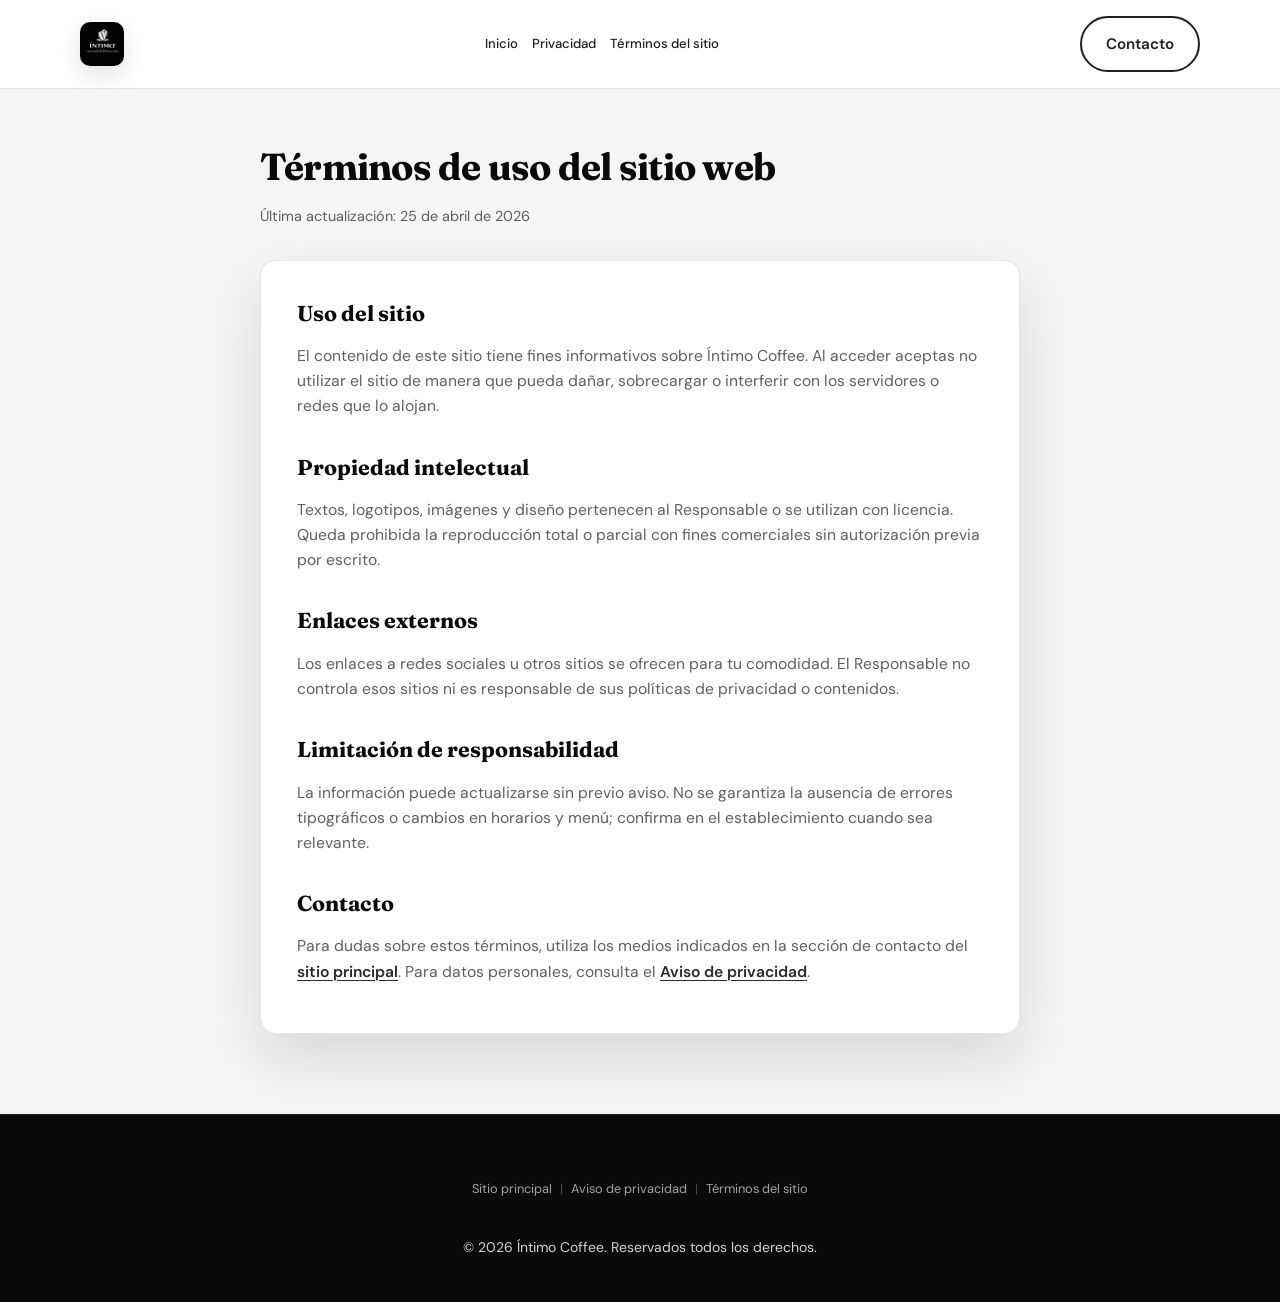
<file: terminos-sitio.html>
<!DOCTYPE html>
<html lang="es">
<head>
  <meta charset="UTF-8" />
  <meta name="viewport" content="width=device-width, initial-scale=1" />
  <meta name="description" content="Términos de uso del sitio web — Íntimo Coffee." />
  <title>Términos del sitio | Íntimo Coffee</title>
  <link rel="icon" href="favicon.png" type="image/png" />
  <link rel="preconnect" href="https://fonts.googleapis.com" />
  <link rel="preconnect" href="https://fonts.gstatic.com" crossorigin />
  <link href="https://fonts.googleapis.com/css2?family=Fraunces:ital,opsz,wght@0,9..144,400;0,9..144,600;0,9..144,700&family=DM+Sans:ital,opsz,wght@0,9..40,400;0,9..40,500;0,9..40,600;0,9..40,700&display=swap" rel="stylesheet" />
  <link rel="stylesheet" href="css/styles.css" />
</head>
<body>
  <a class="skip-link" href="#contenido-legal">Saltar al contenido</a>

  <header class="site-header">
    <div class="header-inner">
      <a href="index.html" class="logo" aria-label="Íntimo Coffee — inicio">
        <img class="logo-img" src="images/logo-intimo.png" alt="" width="768" height="768" decoding="async" />
      </a>
      <nav class="nav" aria-label="Principal">
        <a href="index.html#inicio">Inicio</a>
        <a href="privacidad.html">Privacidad</a>
        <a href="terminos-sitio.html" aria-current="page">Términos del sitio</a>
      </nav>
      <a class="btn btn--outline header-cta" href="index.html#contacto">Contacto</a>
      <button type="button" class="nav-toggle" aria-expanded="false" aria-controls="nav-mobile" aria-label="Abrir menú">
        <span></span><span></span><span></span>
      </button>
    </div>
    <div id="nav-mobile" class="nav-mobile" hidden>
      <a href="index.html#inicio">Inicio</a>
      <a href="privacidad.html">Privacidad</a>
      <a href="terminos-sitio.html" aria-current="page">Términos del sitio</a>
    </div>
  </header>

  <main id="contenido-legal" class="legal-page">
    <div class="container narrow">
      <header class="legal-hero">
        <h1>Términos de uso del sitio web</h1>
        <p class="legal-meta">Última actualización: <time datetime="2026-04-25">25 de abril de 2026</time></p>
      </header>

      <article class="legal-prose">
        <h2>Uso del sitio</h2>
        <p>
          El contenido de este sitio tiene fines informativos sobre Íntimo Coffee. Al acceder aceptas no utilizar el sitio de manera que pueda dañar, sobrecargar o interferir con los servidores o redes que lo alojan.
        </p>
        <h2>Propiedad intelectual</h2>
        <p>
          Textos, logotipos, imágenes y diseño pertenecen al Responsable o se utilizan con licencia. Queda prohibida la reproducción total o parcial con fines comerciales sin autorización previa por escrito.
        </p>
        <h2>Enlaces externos</h2>
        <p>
          Los enlaces a redes sociales u otros sitios se ofrecen para tu comodidad. El Responsable no controla esos sitios ni es responsable de sus políticas de privacidad o contenidos.
        </p>
        <h2>Limitación de responsabilidad</h2>
        <p>
          La información puede actualizarse sin previo aviso. No se garantiza la ausencia de errores tipográficos o cambios en horarios y menú; confirma en el establecimiento cuando sea relevante.
        </p>
        <h2>Contacto</h2>
        <p>
          Para dudas sobre estos términos, utiliza los medios indicados en la sección de contacto del <a href="index.html#contacto">sitio principal</a>. Para datos personales, consulta el <a href="privacidad.html">Aviso de privacidad</a>.
        </p>
      </article>
    </div>
  </main>

  <footer class="site-footer">
    <div class="container footer-extended">
      <nav class="footer-legal" aria-label="Enlaces legales">
        <ul class="footer-legal-list">
          <li><a href="index.html">Sitio principal</a></li>
          <li class="footer-legal-sep" aria-hidden="true">|</li>
          <li><a href="privacidad.html">Aviso de privacidad</a></li>
          <li class="footer-legal-sep" aria-hidden="true">|</li>
          <li><a href="terminos-sitio.html" aria-current="page">Términos del sitio</a></li>
        </ul>
      </nav>
      <p class="footer-copyright">© <span id="year"></span> Íntimo Coffee. Reservados todos los derechos.</p>
    </div>
  </footer>

  <script src="js/main.js"></script>
</body>
</html>
</file>
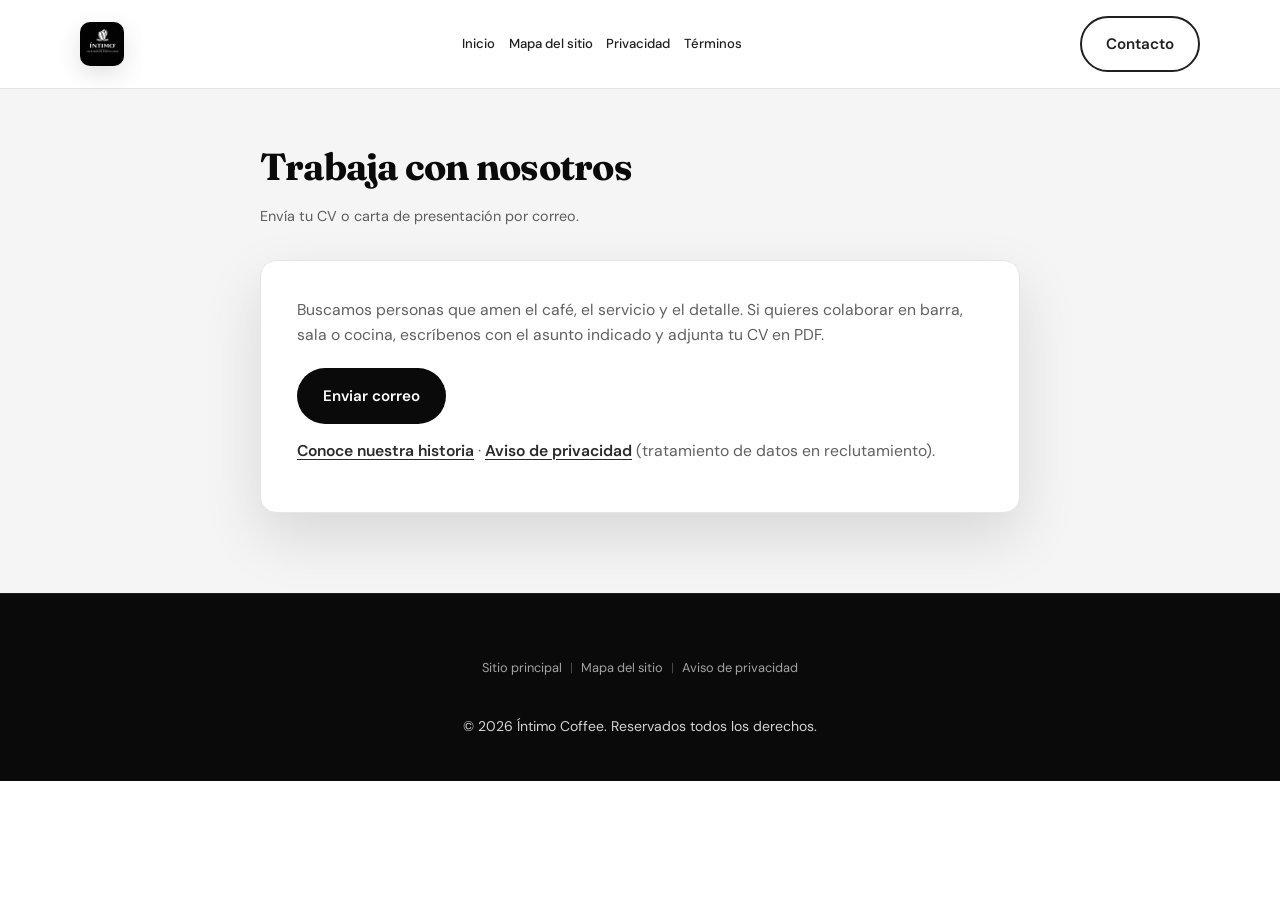
<file: trabajo.html>
<!DOCTYPE html>
<html lang="es">
<head>
  <meta charset="UTF-8" />
  <meta name="viewport" content="width=device-width, initial-scale=1" />
  <meta name="description" content="Trabaja con nosotros — Íntimo Coffee." />
  <title>Trabaja con nosotros | Íntimo Coffee</title>
  <link rel="icon" href="favicon.png" type="image/png" />
  <link rel="preconnect" href="https://fonts.googleapis.com" />
  <link rel="preconnect" href="https://fonts.gstatic.com" crossorigin />
  <link href="https://fonts.googleapis.com/css2?family=Fraunces:ital,opsz,wght@0,9..144,400;0,9..144,600;0,9..144,700;1,9..144,400&family=DM+Sans:ital,opsz,wght@0,9..40,400;0,9..40,500;0,9..40,600;0,9..40,700&display=swap" rel="stylesheet" />
  <link rel="stylesheet" href="css/styles.css" />
</head>
<body>
  <a class="skip-link" href="#contenido-legal">Saltar al contenido</a>

  <header class="site-header">
    <div class="header-inner">
      <a href="index.html" class="logo" aria-label="Íntimo Coffee — inicio">
        <img class="logo-img" src="images/logo-intimo.png" alt="" width="768" height="768" decoding="async" />
      </a>
      <nav class="nav" aria-label="Principal">
        <a href="index.html#inicio">Inicio</a>
        <a href="mapa-sitio.html">Mapa del sitio</a>
        <a href="privacidad.html">Privacidad</a>
        <a href="terminos-sitio.html">Términos</a>
      </nav>
      <a class="btn btn--outline header-cta" href="index.html#contacto">Contacto</a>
      <button type="button" class="nav-toggle" aria-expanded="false" aria-controls="nav-mobile" aria-label="Abrir menú">
        <span></span><span></span><span></span>
      </button>
    </div>
    <div id="nav-mobile" class="nav-mobile" hidden>
      <a href="index.html#inicio">Inicio</a>
      <a href="mapa-sitio.html">Mapa del sitio</a>
      <a href="privacidad.html">Privacidad</a>
      <a href="terminos-sitio.html">Términos</a>
    </div>
  </header>

  <main id="contenido-legal" class="legal-page">
    <div class="container narrow">
      <header class="legal-hero">
        <h1>Trabaja con nosotros</h1>
        <p class="legal-meta">Envía tu CV o carta de presentación por correo.</p>
      </header>

      <article class="legal-prose">
        <p>
          Buscamos personas que amen el café, el servicio y el detalle. Si quieres colaborar en barra, sala o cocina, escríbenos con el asunto indicado y adjunta tu CV en PDF.
        </p>
        <p>
          <a class="btn btn--primary" data-intimo-mailto-job href="#" style="display: inline-block; margin-top: 0.5rem;">Enviar correo</a>
        </p>
        <p>
          <a href="index.html#sobre-nosotros">Conoce nuestra historia</a> ·
          <a href="privacidad.html">Aviso de privacidad</a> (tratamiento de datos en reclutamiento).
        </p>
      </article>
    </div>
  </main>

  <footer class="site-footer">
    <div class="container footer-extended">
      <nav class="footer-legal" aria-label="Enlaces legales">
        <ul class="footer-legal-list">
          <li><a href="index.html">Sitio principal</a></li>
          <li class="footer-legal-sep" aria-hidden="true">|</li>
          <li><a href="mapa-sitio.html">Mapa del sitio</a></li>
          <li class="footer-legal-sep" aria-hidden="true">|</li>
          <li><a href="privacidad.html">Aviso de privacidad</a></li>
        </ul>
      </nav>
      <p class="footer-copyright">© <span id="year"></span> Íntimo Coffee. Reservados todos los derechos.</p>
    </div>
  </footer>

  <script src="js/site-config.js"></script>
  <script src="js/main.js"></script>
</body>
</html>
</file>
<file: css/styles.css>
/* Íntimo Coffee — landing estática (paleta monocroma: negros, grises y blancos) */

:root {
  --black: #0a0a0a;
  --gray-950: #141414;
  --gray-900: #1f1f1f;
  --gray-800: #2a2a2a;
  --gray-700: #404040;
  --gray-600: #525252;
  --gray-500: #737373;
  --gray-400: #a3a3a3;
  --gray-300: #d4d4d4;
  --gray-200: #e5e5e5;
  --gray-100: #f5f5f5;
  --white: #ffffff;
  --text: var(--gray-900);
  --text-muted: rgba(20, 20, 20, 0.68);
  --text-on-dark: rgba(255, 255, 255, 0.88);
  --text-on-dark-muted: rgba(255, 255, 255, 0.65);
  --shadow: 0 24px 60px rgba(0, 0, 0, 0.12);
  --radius: 16px;
  --radius-sm: 10px;
  --font-sans: "DM Sans", system-ui, sans-serif;
  --font-display: "Fraunces", Georgia, serif;
  --max: 1120px;
}

*,
*::before,
*::after {
  box-sizing: border-box;
}

html {
  scroll-behavior: smooth;
}

body {
  margin: 0;
  font-family: var(--font-sans);
  font-size: 1.0625rem;
  line-height: 1.6;
  color: var(--text);
  background: var(--white);
}

.skip-link {
  position: absolute;
  left: -9999px;
  top: auto;
  width: 1px;
  height: 1px;
  overflow: hidden;
}

.skip-link:focus {
  position: fixed;
  left: 1rem;
  top: 1rem;
  z-index: 9999;
  width: auto;
  height: auto;
  padding: 0.75rem 1rem;
  background: var(--black);
  color: var(--white);
  border-radius: var(--radius-sm);
}

img {
  max-width: 100%;
  height: auto;
  display: block;
}

a {
  color: var(--gray-800);
  text-decoration-thickness: 1px;
  text-underline-offset: 3px;
}

a:hover {
  color: var(--black);
}

.container {
  width: min(100% - 2.5rem, var(--max));
  margin-inline: auto;
}

.container.narrow {
  max-width: 720px;
}

/* Header */
.site-header {
  position: sticky;
  top: 0;
  z-index: 100;
  background: rgba(255, 255, 255, 0.92);
  backdrop-filter: blur(12px);
  border-bottom: 1px solid var(--gray-200);
}

.header-inner {
  width: min(100% - 2rem, var(--max));
  margin-inline: auto;
  display: flex;
  align-items: center;
  justify-content: space-between;
  gap: 1.5rem;
  padding: 1rem 0;
}

.logo {
  display: flex;
  align-items: center;
  text-decoration: none;
  color: inherit;
  flex-shrink: 0;
}

.logo-img {
  display: block;
  height: 44px;
  width: auto;
  border-radius: 10px;
  box-shadow: 0 8px 24px rgba(0, 0, 0, 0.12);
}

.nav {
  display: none;
  gap: 0.85rem;
  flex-wrap: wrap;
  justify-content: flex-end;
  max-width: min(52vw, 520px);
}

.nav a {
  color: var(--gray-900);
  text-decoration: none;
  font-weight: 500;
  font-size: 0.82rem;
}

.nav a:hover {
  color: var(--black);
}

.header-cta {
  display: none;
}

.nav-toggle {
  display: flex;
  flex-direction: column;
  gap: 5px;
  background: none;
  border: none;
  padding: 0.5rem;
  cursor: pointer;
}

.nav-toggle span {
  width: 22px;
  height: 2px;
  background: var(--black);
  border-radius: 1px;
}

.nav-mobile {
  display: flex;
  flex-direction: column;
  gap: 0.5rem;
  padding: 0 1rem 1rem;
  border-bottom: 1px solid var(--gray-200);
}

.nav-mobile a {
  padding: 0.75rem 0;
  color: var(--gray-900);
  text-decoration: none;
  font-weight: 500;
}

.nav-mobile[hidden] {
  display: none;
}

@media (min-width: 960px) {
  .nav {
    display: flex;
  }

  .header-cta {
    display: inline-flex;
  }

  .nav-toggle {
    display: none;
  }

  .nav-mobile {
    display: none !important;
  }
}

/* Buttons */
.btn {
  display: inline-flex;
  align-items: center;
  justify-content: center;
  padding: 0.85rem 1.5rem;
  border-radius: 999px;
  font-weight: 600;
  font-size: 0.95rem;
  text-decoration: none;
  border: 2px solid transparent;
  cursor: pointer;
  transition: background 0.2s, color 0.2s, border-color 0.2s, transform 0.15s;
}

.btn:active {
  transform: scale(0.98);
}

.btn--primary {
  background: var(--black);
  color: var(--white);
}

.btn--primary:hover {
  background: var(--gray-800);
  color: var(--white);
}

.btn--outline {
  border-color: var(--gray-900);
  color: var(--gray-900);
  background: transparent;
}

.btn--outline:hover {
  background: var(--black);
  color: var(--white);
  border-color: var(--black);
}

.btn--ghost {
  background: transparent;
  color: var(--white);
  border-color: rgba(255, 255, 255, 0.5);
}

.btn--ghost:hover {
  background: rgba(255, 255, 255, 0.12);
  color: var(--white);
}

/* Hero */
.hero {
  position: relative;
  min-height: min(88vh, 720px);
  display: flex;
  align-items: flex-end;
  padding: 4rem 0 5rem;
  color: var(--white);
}

.hero-bg {
  position: absolute;
  inset: 0;
  background:
    linear-gradient(120deg, rgba(0, 0, 0, 0.82) 0%, rgba(0, 0, 0, 0.55) 50%, rgba(30, 30, 30, 0.65) 100%),
    url("https://images.unsplash.com/photo-1495474472887-2367f5cb8824?auto=format&fit=crop&w=2000&q=80&sat=-100") center / cover no-repeat;
  filter: contrast(1.05);
}

.hero-inner {
  position: relative;
  width: min(100% - 2.5rem, var(--max));
  margin-inline: auto;
}

.eyebrow {
  text-transform: uppercase;
  letter-spacing: 0.22em;
  font-size: 0.72rem;
  font-weight: 600;
  color: var(--gray-400);
  margin: 0 0 1rem;
}

.hero h1 {
  font-family: var(--font-display);
  font-size: clamp(2.5rem, 6vw, 3.75rem);
  font-weight: 700;
  line-height: 1.08;
  letter-spacing: -0.03em;
  margin: 0 0 1.25rem;
  max-width: 14ch;
}

.hero h1 em {
  font-style: italic;
  font-weight: 600;
  color: var(--gray-300);
}

.hero-lead {
  max-width: 36rem;
  font-size: 1.125rem;
  color: var(--text-on-dark);
  margin: 0 0 2rem;
}

.hero-actions {
  display: flex;
  flex-wrap: wrap;
  gap: 1rem;
}

/* Galería — cuadrícula a ancho de viewport */
.section--gallery {
  background: var(--gray-100);
  padding-bottom: clamp(2.5rem, 6vw, 4rem);
}

.section-intro--gallery {
  margin-bottom: 2rem;
}

.photo-gallery-bleed {
  width: 100vw;
  margin-left: calc(50% - 50vw);
  padding: 0 max(1rem, env(safe-area-inset-left)) 0 max(1rem, env(safe-area-inset-right));
  box-sizing: border-box;
}

.photo-gallery {
  display: grid;
  gap: 0.65rem;
  grid-template-columns: repeat(2, minmax(0, 1fr));
  max-width: 1600px;
  margin-inline: auto;
}

@media (min-width: 640px) {
  .photo-gallery {
    gap: 0.85rem;
    grid-template-columns: repeat(3, minmax(0, 1fr));
  }
}

@media (min-width: 1024px) {
  .photo-gallery {
    gap: 1rem;
    grid-template-columns: repeat(4, minmax(0, 1fr));
  }
}

.photo-gallery__cell {
  margin: 0;
  min-width: 0;
  aspect-ratio: 4 / 5;
}

.photo-gallery__cell--hero {
  grid-column: 1 / -1;
  aspect-ratio: 16 / 9;
  max-height: min(52vh, 620px);
}

@media (min-width: 1024px) {
  .photo-gallery__cell--hero {
    aspect-ratio: 2.35 / 1;
    max-height: min(48vh, 640px);
  }
}

.photo-gallery__tile {
  display: block;
  width: 100%;
  height: 100%;
  margin: 0;
  padding: 0;
  border: none;
  border-radius: var(--radius);
  overflow: hidden;
  cursor: zoom-in;
  background: var(--gray-950);
  box-shadow: var(--shadow);
  transition: transform 0.3s ease, box-shadow 0.3s ease;
}

.photo-gallery__tile:hover {
  transform: scale(1.02);
  box-shadow: 0 28px 70px rgba(0, 0, 0, 0.18);
}

.photo-gallery__tile:focus-visible {
  outline: 3px solid var(--gray-900);
  outline-offset: 3px;
}

.photo-gallery__tile img {
  display: block;
  width: 100%;
  height: 100%;
  object-fit: cover;
}

@media (prefers-reduced-motion: reduce) {
  .photo-gallery__tile {
    transition: none;
  }

  .photo-gallery__tile:hover {
    transform: none;
  }
}

.gallery-dialog {
  width: 100%;
  max-width: 100vw;
  height: 100%;
  max-height: 100vh;
  max-height: 100dvh;
  margin: 0;
  padding: 0;
  border: none;
  background: transparent;
  box-sizing: border-box;
}

.gallery-dialog::backdrop {
  background: rgba(0, 0, 0, 0.88);
  cursor: pointer;
}

.gallery-dialog__shell {
  width: 100%;
  min-height: 100%;
  display: flex;
  align-items: center;
  justify-content: center;
  padding: clamp(1rem, 4vw, 2rem);
  box-sizing: border-box;
  cursor: pointer;
}

.gallery-dialog__box {
  position: relative;
  width: min(100%, 1080px);
  max-height: 100%;
  background: var(--black);
  border-radius: var(--radius);
  overflow: hidden;
  box-shadow: 0 40px 100px rgba(0, 0, 0, 0.45);
  cursor: default;
}

.gallery-dialog__img {
  display: block;
  width: 100%;
  height: auto;
  max-height: min(86vh, 880px);
  max-height: min(86dvh, 880px);
  object-fit: contain;
  margin: 0 auto;
}

.gallery-dialog__close {
  position: absolute;
  top: 0.65rem;
  right: 0.65rem;
  z-index: 2;
  width: 44px;
  height: 44px;
  display: grid;
  place-items: center;
  padding: 0;
  border: 1px solid rgba(255, 255, 255, 0.35);
  border-radius: 50%;
  background: rgba(0, 0, 0, 0.55);
  color: var(--white);
  font-size: 1.75rem;
  line-height: 1;
  cursor: pointer;
  transition: background 0.15s ease, border-color 0.15s ease;
}

.gallery-dialog__close:hover {
  background: rgba(255, 255, 255, 0.15);
  border-color: rgba(255, 255, 255, 0.6);
}

.gallery-dialog__close:focus-visible {
  outline: 3px solid var(--white);
  outline-offset: 2px;
}

/* Sections */
.section {
  padding: clamp(3.5rem, 8vw, 5.5rem) 0;
}

.section--dark {
  background: var(--gray-950);
  color: var(--white);
}

.section--dark a {
  color: var(--gray-300);
}

.section--dark a:hover {
  color: var(--white);
}

.section--cream {
  background: var(--gray-100);
}

.section-title {
  font-family: var(--font-display);
  font-size: clamp(1.85rem, 4vw, 2.5rem);
  font-weight: 700;
  letter-spacing: -0.02em;
  margin: 0 0 1rem;
}

.section-title.center {
  text-align: center;
}

.section-intro {
  font-size: 1.1rem;
  color: var(--text-muted);
  margin: 0 0 2.5rem;
}

.section--dark .section-intro {
  color: var(--text-on-dark-muted);
}

.section-intro.center {
  text-align: center;
  max-width: 36rem;
  margin-inline: auto;
}

.section-intro--tight {
  margin-bottom: 1.5rem;
}

.lead-strong {
  font-family: var(--font-display);
  font-size: clamp(1.2rem, 2.5vw, 1.45rem);
  font-weight: 600;
  line-height: 1.35;
  color: var(--gray-900);
  margin: 0 0 1.25rem;
}

.closing-line {
  font-family: var(--font-display);
  font-weight: 600;
  font-size: 1.1rem;
  margin: 1.75rem 0 0;
  color: var(--gray-900);
}

.section-outro {
  margin: 2rem 0 0;
  max-width: 40rem;
  color: var(--text-on-dark-muted);
  font-size: 1.05rem;
}

.icon-list {
  list-style: none;
  margin: 0;
  padding: 0;
  display: grid;
  gap: 1rem;
  max-width: 42rem;
}

.icon-list li {
  display: flex;
  align-items: flex-start;
  gap: 0.75rem;
  color: var(--text-on-dark);
  font-size: 1.02rem;
}

.icon-list__mark {
  flex-shrink: 0;
  width: 1.75rem;
  text-align: center;
  opacity: 0.9;
}

.check-list {
  margin: 0;
  padding: 0;
  list-style: none;
}

.check-list li {
  position: relative;
  padding: 0.65rem 0 0.65rem 1.75rem;
  border-bottom: 1px solid var(--gray-200);
  color: var(--text-muted);
}

.check-list li::before {
  content: "";
  position: absolute;
  left: 0;
  top: 1rem;
  width: 0.55rem;
  height: 0.55rem;
  border-radius: 50%;
  background: var(--gray-900);
}

/* Feature grid */
.feature-grid {
  list-style: none;
  margin: 0;
  padding: 0;
  display: grid;
  gap: 1.25rem;
}

@media (min-width: 720px) {
  .feature-grid {
    grid-template-columns: repeat(3, 1fr);
    gap: 1.5rem;
  }

  .feature-grid.feature-grid--two {
    grid-template-columns: repeat(2, 1fr);
  }
}

.feature-card {
  background: var(--gray-900);
  border-radius: var(--radius);
  padding: 1.75rem 1.5rem;
  border: 1px solid rgba(255, 255, 255, 0.08);
  box-shadow: var(--shadow);
}

.feature-card h3 {
  font-family: var(--font-display);
  font-size: 1.25rem;
  margin: 0 0 0.5rem;
}

.feature-card p {
  margin: 0;
  color: var(--text-on-dark-muted);
  font-size: 0.98rem;
}

.feature-icon {
  display: block;
  font-size: 0.75rem;
  color: var(--gray-500);
  margin-bottom: 1rem;
  letter-spacing: 0.1em;
}

/* Split */
.split {
  display: grid;
  gap: 2.5rem;
  align-items: center;
}

@media (min-width: 900px) {
  .split {
    grid-template-columns: 1fr 1fr;
    gap: 3.5rem;
  }
}

.split-text p {
  color: var(--text-muted);
  margin: 0 0 1rem;
}

.split-visual {
  min-height: 280px;
  border-radius: var(--radius);
  background:
    linear-gradient(160deg, rgba(255, 255, 255, 0.08), transparent 55%),
    linear-gradient(45deg, var(--gray-700) 0%, var(--gray-950) 45%, var(--black) 100%);
  box-shadow: var(--shadow);
}

/* Menu */
.menu-columns {
  display: grid;
  gap: 2rem;
}

@media (min-width: 640px) {
  .menu-columns {
    grid-template-columns: 1fr 1fr;
    gap: 3rem;
  }
}

@media (min-width: 900px) {
  .menu-columns--three {
    grid-template-columns: repeat(3, 1fr);
    gap: 2.5rem;
  }
}

.menu-block h3 {
  font-family: var(--font-display);
  font-size: 1.35rem;
  margin: 0 0 1rem;
  color: var(--black);
}

.menu-block ul {
  margin: 0;
  padding: 0;
  list-style: none;
}

.menu-block li {
  padding: 0.65rem 0;
  border-bottom: 1px solid var(--gray-200);
  color: var(--text-muted);
}

.menu-note {
  text-align: center;
  margin-top: 2.5rem;
  color: var(--text-muted);
  font-size: 0.98rem;
}

/* Band quote */
.section--band {
  background: var(--black);
  color: var(--white);
  padding: 3.5rem 0;
}

.band-inner {
  text-align: center;
}

.band-inner blockquote {
  font-family: var(--font-display);
  font-size: clamp(1.35rem, 3vw, 1.85rem);
  font-weight: 500;
  font-style: italic;
  margin: 0 0 0.75rem;
  line-height: 1.45;
  color: var(--gray-100);
}

.band-inner cite {
  font-style: normal;
  font-size: 0.9rem;
  color: var(--gray-400);
}

.band-cta {
  font-family: var(--font-display);
  font-size: clamp(1.35rem, 3vw, 1.85rem);
  font-weight: 600;
  margin: 0 0 1.5rem;
  line-height: 1.4;
  color: var(--gray-100);
}

.band-cta-btn {
  margin-top: 0.25rem;
}

.section--band .btn--outline {
  border-color: rgba(255, 255, 255, 0.55);
  color: var(--white);
}

.section--band .btn--outline:hover {
  background: var(--white);
  color: var(--black);
  border-color: var(--white);
}

.visually-hidden {
  position: absolute;
  width: 1px;
  height: 1px;
  padding: 0;
  margin: -1px;
  overflow: hidden;
  clip: rect(0, 0, 0, 0);
  white-space: nowrap;
  border: 0;
}

.section--quotes {
  background: var(--gray-100);
  padding: clamp(3rem, 7vw, 4.5rem) 0;
}

.quotes-grid {
  list-style: none;
  margin: 0;
  padding: 0;
  display: grid;
  gap: 1.25rem;
}

@media (min-width: 720px) {
  .quotes-grid {
    grid-template-columns: repeat(3, 1fr);
    gap: 1.5rem;
  }
}

.quote-card {
  font-family: var(--font-display);
  font-style: italic;
  font-size: 1.05rem;
  line-height: 1.45;
  color: var(--gray-800);
  background: var(--white);
  border-radius: var(--radius);
  padding: 1.5rem 1.35rem;
  border: 1px solid var(--gray-200);
  box-shadow: 0 12px 32px rgba(0, 0, 0, 0.06);
  text-align: center;
}

.contact-grid {
  display: grid;
  gap: 1rem;
  max-width: 720px;
  margin: 0 auto 1.5rem;
}

@media (min-width: 560px) {
  .contact-grid {
    grid-template-columns: repeat(3, 1fr);
  }
}

.contact-card {
  display: flex;
  flex-direction: column;
  gap: 0.35rem;
  padding: 1.35rem 1.25rem;
  border-radius: var(--radius);
  border: 1px solid var(--gray-200);
  background: var(--white);
  text-decoration: none;
  color: inherit;
  box-shadow: var(--shadow);
  transition: border-color 0.15s ease, transform 0.15s ease;
}

.contact-card:hover {
  border-color: var(--gray-400);
  transform: translateY(-2px);
}

.contact-card__label {
  font-size: 0.72rem;
  font-weight: 700;
  text-transform: uppercase;
  letter-spacing: 0.1em;
  color: var(--gray-500);
}

.contact-card__value {
  font-weight: 600;
  font-size: 1rem;
  color: var(--gray-900);
}

.contact-mail {
  text-align: center;
  margin: 0;
  font-size: 0.98rem;
}

.contact-mail a {
  font-weight: 600;
}

.map-embed {
  min-height: 260px;
  border-radius: var(--radius);
  background: var(--white);
  border: 1px dashed var(--gray-300);
  display: grid;
  place-items: center;
  padding: 1.5rem;
}

.map-embed__hint {
  margin: 0;
  max-width: 28rem;
  text-align: center;
  font-size: 0.95rem;
  color: var(--text-muted);
  line-height: 1.5;
}

.map-embed__actions {
  margin: 1.25rem 0 0;
  display: flex;
  flex-wrap: wrap;
  justify-content: center;
  gap: 0.75rem;
}

.map-embed__btn {
  text-decoration: none;
}

.map-embed iframe {
  width: 100%;
  height: 100%;
  min-height: 280px;
  border: 0;
  border-radius: var(--radius);
}

.map-embed:has(iframe) {
  display: block;
  padding: 0;
  border-style: solid;
  border-color: var(--gray-200);
  overflow: hidden;
}

.visit--single {
  align-items: stretch;
}

/* Visit */
.visit {
  display: grid;
  gap: 2rem;
}

@media (min-width: 800px) {
  .visit {
    grid-template-columns: 1.2fr 1fr;
    align-items: start;
  }
}

.visit-lead {
  color: var(--text-muted);
  margin-top: 0.5rem;
}

.visit-dl {
  margin: 1.5rem 0 0;
}

.visit-dl dt {
  font-weight: 700;
  font-size: 0.8rem;
  text-transform: uppercase;
  letter-spacing: 0.08em;
  color: var(--gray-700);
  margin-top: 1.25rem;
}

.visit-dl dt:first-child {
  margin-top: 0;
}

.visit-dl dd {
  margin: 0.35rem 0 0;
  color: var(--text-muted);
}

.visit-card {
  background: var(--white);
  border-radius: var(--radius);
  padding: 1.75rem;
  box-shadow: var(--shadow);
  border: 1px solid var(--gray-200);
}

.visit-card-title {
  font-family: var(--font-display);
  font-weight: 700;
  margin: 0 0 0.5rem;
}

.visit-card p {
  color: var(--text-muted);
  margin: 0 0 1.25rem;
}

.visit-card .btn {
  width: 100%;
}

/* Footer */
.site-footer {
  background: var(--black);
  color: var(--gray-400);
  padding: clamp(2.75rem, 6vw, 4rem) 0 clamp(2rem, 4vw, 2.75rem);
  border-top: 1px solid rgba(255, 255, 255, 0.08);
}

.footer-extended {
  display: flex;
  flex-direction: column;
  gap: 2.25rem;
}

.footer-top {
  display: grid;
  gap: 2rem;
  align-items: start;
}

@media (min-width: 720px) {
  .footer-top {
    grid-template-columns: auto 1fr;
    gap: 3rem;
  }
}

.footer-brand-link {
  display: inline-flex;
  align-self: start;
  text-decoration: none;
}

.footer-brand-link:focus-visible {
  outline: 2px solid var(--white);
  outline-offset: 4px;
  border-radius: 10px;
}

.footer-brand__logo {
  display: block;
  height: 48px;
  width: auto;
  border-radius: 8px;
}

.footer-columns {
  display: grid;
  grid-template-columns: 1fr 1fr;
  gap: 2rem 2.5rem;
  max-width: 28rem;
}

.footer-heading {
  margin: 0 0 1rem;
  font-family: var(--font-sans);
  font-size: 0.95rem;
  font-weight: 700;
  letter-spacing: 0.04em;
  text-transform: uppercase;
  color: var(--white);
}

.footer-list {
  margin: 0;
  padding: 0;
  list-style: none;
}

.footer-list li {
  margin: 0 0 0.65rem;
}

.footer-list li:last-child {
  margin-bottom: 0;
}

.footer-list a {
  color: var(--gray-300);
  text-decoration: none;
  font-size: 0.95rem;
  transition: color 0.15s ease;
}

.footer-list a:hover {
  color: var(--white);
  text-decoration: underline;
  text-underline-offset: 3px;
}

.footer-social {
  display: flex;
  flex-wrap: wrap;
  justify-content: center;
  align-items: center;
  gap: 1rem;
}

.footer-social__btn {
  display: grid;
  place-items: center;
  width: 48px;
  height: 48px;
  border-radius: 50%;
  border: 1px solid rgba(255, 255, 255, 0.28);
  color: var(--white);
  text-decoration: none;
  transition: background 0.15s ease, border-color 0.15s ease, color 0.15s ease;
}

.footer-social__btn:hover {
  background: rgba(255, 255, 255, 0.1);
  border-color: rgba(255, 255, 255, 0.5);
}

.footer-social__btn:focus-visible {
  outline: 2px solid var(--white);
  outline-offset: 3px;
}

.footer-legal {
  text-align: center;
}

.footer-legal-list {
  display: flex;
  flex-wrap: wrap;
  justify-content: center;
  align-items: center;
  gap: 0.35rem 0.5rem;
  margin: 0;
  padding: 0;
  list-style: none;
  font-size: 0.8rem;
}

.footer-legal-list a {
  color: var(--gray-400);
  text-decoration: none;
  padding: 0.15rem 0;
}

.footer-legal-list a:hover {
  color: var(--white);
  text-decoration: underline;
  text-underline-offset: 2px;
}

.footer-legal-sep {
  color: rgba(255, 255, 255, 0.25);
  user-select: none;
}

.footer-copyright {
  margin: 0;
  text-align: center;
  font-size: 0.875rem;
  color: var(--gray-300);
}

.footer-fineprint {
  margin: 0.75rem auto 0;
  text-align: center;
  font-size: 0.72rem;
  line-height: 1.5;
  color: rgba(255, 255, 255, 0.45);
  max-width: 40rem;
}

/* Páginas legales (privacidad, términos) */
.legal-page {
  padding: clamp(2rem, 5vw, 3rem) 0 clamp(4rem, 10vw, 5rem);
  background: var(--gray-100);
  min-height: 50vh;
}

.legal-page .container.narrow {
  max-width: 760px;
}

.legal-hero {
  margin-bottom: 2rem;
}

.legal-hero h1 {
  font-family: var(--font-display);
  font-size: clamp(1.75rem, 4vw, 2.35rem);
  font-weight: 700;
  letter-spacing: -0.02em;
  margin: 0 0 0.5rem;
  color: var(--black);
}

.legal-meta {
  margin: 0;
  font-size: 0.9rem;
  color: var(--text-muted);
}

.legal-alert {
  background: #fff8e6;
  border: 1px solid #e6d08a;
  border-radius: var(--radius-sm);
  padding: 1rem 1.15rem;
  margin-bottom: 2rem;
  font-size: 0.92rem;
  color: var(--gray-900);
  line-height: 1.5;
}

.legal-prose {
  background: var(--white);
  border-radius: var(--radius);
  padding: clamp(1.5rem, 4vw, 2.25rem);
  border: 1px solid var(--gray-200);
  box-shadow: var(--shadow);
}

.legal-prose h2 {
  font-family: var(--font-display);
  font-size: 1.35rem;
  margin: 2rem 0 0.75rem;
  color: var(--black);
}

.legal-prose h2:first-child {
  margin-top: 0;
}

.legal-prose h3 {
  font-size: 1.05rem;
  margin: 1.5rem 0 0.5rem;
  color: var(--gray-800);
}

.legal-prose p,
.legal-prose li {
  color: var(--text-muted);
  font-size: 0.98rem;
  margin: 0 0 0.85rem;
}

.legal-prose ul {
  margin: 0 0 1rem;
  padding-left: 1.25rem;
}

.legal-prose a {
  font-weight: 600;
}

.legal-placeholder {
  display: inline-block;
  padding: 0.1rem 0.4rem;
  border-radius: 4px;
  background: rgba(234, 88, 12, 0.12);
  color: #9a3412;
  font-weight: 600;
  font-size: 0.9em;
}

.data-systems-table-wrap {
  overflow-x: auto;
  margin: 1rem 0 1.5rem;
  border: 1px solid var(--gray-200);
  border-radius: var(--radius-sm);
}

.data-systems-table {
  width: 100%;
  border-collapse: collapse;
  font-size: 0.88rem;
  min-width: 520px;
}

.data-systems-table th,
.data-systems-table td {
  padding: 0.75rem 0.85rem;
  text-align: left;
  vertical-align: top;
  border-bottom: 1px solid var(--gray-200);
}

.data-systems-table th {
  background: var(--gray-100);
  font-weight: 700;
  color: var(--gray-900);
  font-size: 0.78rem;
  text-transform: uppercase;
  letter-spacing: 0.04em;
}

.data-systems-table tr:last-child td {
  border-bottom: none;
}

.data-systems-table td:first-child {
  font-weight: 600;
  color: var(--gray-900);
  white-space: nowrap;
}
</file>
<file: css/carta-digital.css>
/* Carta digital — réplica visual del menú impreso (negro / blanco, editorial) */

:root {
  --carta-bg: #0a0a0a;
  --carta-fg: #f5f5f5;
  --carta-muted: rgba(255, 255, 255, 0.62);
  --carta-line: rgba(255, 255, 255, 0.82);
  --carta-font: "DM Sans", system-ui, sans-serif;
  --carta-display: "Fraunces", Georgia, serif;
  --carta-max: 980px;
}

*,
*::before,
*::after {
  box-sizing: border-box;
}

html {
  scroll-behavior: smooth;
}

body.carta-pdf-theme {
  margin: 0;
  font-family: var(--carta-font);
  font-size: 1rem;
  line-height: 1.5;
  color: var(--carta-fg);
  background: var(--carta-bg);
  -webkit-font-smoothing: antialiased;
}

img {
  max-width: 100%;
  height: auto;
  display: block;
}

a {
  color: var(--carta-fg);
  text-underline-offset: 3px;
}

.carta-skip {
  position: absolute;
  left: -9999px;
  top: auto;
}

.carta-skip:focus {
  position: fixed;
  left: 1rem;
  top: 1rem;
  z-index: 9999;
  padding: 0.6rem 1rem;
  background: var(--carta-fg);
  color: var(--carta-bg);
  border-radius: 6px;
}

.carta-back {
  position: fixed;
  top: 1rem;
  left: 1rem;
  z-index: 120;
  font-size: 0.8125rem;
  text-decoration: none;
  opacity: 0.75;
  padding: 0.35rem 0.6rem;
  border: 1px solid rgba(255, 255, 255, 0.25);
  border-radius: 999px;
  backdrop-filter: blur(6px);
  background: rgba(0, 0, 0, 0.35);
}

.carta-back:hover {
  opacity: 1;
}

/* ── Portada ───────────────────────────────────────────── */
.carta-cover {
  position: relative;
  min-height: 100vh;
  min-height: 100dvh;
  display: flex;
  flex-direction: column;
  padding: 3.5rem 0 2rem;
  overflow: hidden;
}

.carta-cover__rule {
  display: flex;
  align-items: center;
  justify-content: center;
  width: min(calc(100% - 3rem), var(--carta-max));
  margin: 0 auto 1.5rem;
  padding: 0 1.5rem;
  gap: 0;
}

.carta-cover__rule--top::before,
.carta-cover__rule--top::after {
  content: "";
  flex: 1;
  height: 1px;
  background: var(--carta-line);
}

.carta-gem {
  width: 14px;
  height: 14px;
  border: 1px solid var(--carta-fg);
  transform: rotate(45deg);
  margin: 0 0.75rem;
  flex-shrink: 0;
}

.carta-cover__center {
  flex: 1;
  display: flex;
  flex-direction: column;
  align-items: center;
  justify-content: center;
  padding: 2rem 1.5rem 2.5rem;
}

.carta-cover__logo-wrap {
  position: relative;
  display: flex;
  align-items: center;
  justify-content: center;
  padding: 2.5rem 1.5rem;
}

.carta-cover__logo-wrap::before {
  content: "";
  position: absolute;
  width: min(100vw, 720px);
  height: min(100vw, 720px);
  border-radius: 50%;
  background: radial-gradient(
    circle at center,
    rgba(255, 255, 255, 0.28) 0%,
    rgba(255, 255, 255, 0.12) 32%,
    rgba(255, 255, 255, 0.04) 52%,
    transparent 72%
  );
  animation: carta-logo-glow 5s ease-in-out infinite;
  pointer-events: none;
}

.carta-cover__logo {
  position: relative;
  z-index: 1;
  width: min(98vw, 640px);
  max-width: 100%;
  filter: drop-shadow(0 0 48px rgba(255, 255, 255, 0.14));
}

.carta-cover__info-bar {
  display: flex;
  flex-wrap: wrap;
  align-items: center;
  justify-content: center;
  gap: 0.65rem 1.25rem;
  width: 100%;
  max-width: none;
  margin: 0;
  padding: 0.75rem 1.25rem;
  border-top: 1px solid rgba(255, 255, 255, 0.22);
  border-bottom: 1px solid rgba(255, 255, 255, 0.22);
  font-size: 0.75rem;
  line-height: 1.4;
  color: var(--carta-muted);
}

.carta-cover__info-group {
  display: inline-flex;
  flex-wrap: wrap;
  align-items: center;
  gap: 0.35rem 0.5rem;
}

.carta-cover__info-group--social {
  gap: 0.5rem;
}

.carta-cover__label {
  color: var(--carta-fg);
  font-weight: 600;
  font-size: 0.68rem;
  letter-spacing: 0.08em;
  text-transform: uppercase;
}

.carta-cover__sep {
  opacity: 0.45;
}

.carta-cover__divider {
  width: 1px;
  height: 1.1rem;
  background: rgba(255, 255, 255, 0.22);
  flex-shrink: 0;
}

.carta-cover__ig::after {
  content: "@intimo.cafe";
  font-size: 0.75rem;
}

.carta-cover__sync {
  display: none;
}

/* ── Navegación ───────────────────────────────────────── */
.carta-nav {
  position: sticky;
  top: 0;
  z-index: 100;
  background: rgba(10, 10, 10, 0.92);
  backdrop-filter: blur(10px);
  border-bottom: 1px solid rgba(255, 255, 255, 0.12);
  padding: 0.55rem 0;
}

.carta-nav__inner {
  display: flex;
  flex-wrap: wrap;
  justify-content: center;
  gap: 0.45rem;
  padding: 0 1rem;
  max-width: var(--carta-max);
  margin: 0 auto;
}

.carta-nav__btn {
  border: 1px solid rgba(255, 255, 255, 0.28);
  background: transparent;
  color: var(--carta-fg);
  font-family: var(--carta-font);
  font-size: 0.68rem;
  font-weight: 600;
  letter-spacing: 0.06em;
  text-transform: uppercase;
  padding: 0.4rem 0.75rem;
  border-radius: 0;
  cursor: pointer;
  transition: background 0.15s, color 0.15s;
}

.carta-nav__btn:hover,
.carta-nav__btn:focus-visible {
  background: var(--carta-fg);
  color: var(--carta-bg);
}

/* ── Hoja de menú ─────────────────────────────────────── */
.carta-sheet {
  width: min(100% - 2rem, var(--carta-max));
  margin: 0 auto;
  padding: 2.5rem 0 3rem;
}

.carta-alert {
  margin-bottom: 1.5rem;
  padding: 0.85rem 1rem;
  border: 1px solid #fca5a5;
  color: #fecaca;
  font-size: 0.9rem;
}

.carta-loading {
  text-align: center;
  color: var(--carta-muted);
  padding: 3rem 1rem;
}

.carta-section {
  margin-bottom: 3.5rem;
  padding-bottom: 1rem;
  animation: carta-rise 0.7s ease both;
}

.carta-section__head {
  display: grid;
  grid-template-columns: 72px 1fr;
  align-items: center;
  gap: 0.5rem 1rem;
  margin-bottom: 0.75rem;
}

.carta-section__emblem {
  width: 56px;
  opacity: 0.95;
}

.carta-section__title {
  font-family: var(--carta-display);
  font-size: clamp(1.5rem, 4.5vw, 2.15rem);
  font-weight: 600;
  letter-spacing: 0.1em;
  text-transform: uppercase;
  text-align: center;
  margin: 0;
  line-height: 1.15;
}

.carta-rule {
  display: flex;
  align-items: center;
  margin: 0.75rem 0 1.75rem;
}

.carta-rule::before,
.carta-rule::after {
  content: "";
  flex: 1;
  height: 1px;
  background: var(--carta-line);
}

.carta-rule .carta-gem {
  margin: 0 0.85rem;
}

.carta-columns {
  display: grid;
  grid-template-columns: 1fr 1fr;
  gap: 0 2.5rem;
  border-top: 1px solid rgba(255, 255, 255, 0.35);
  padding-top: 1.5rem;
}

.carta-col:first-child {
  border-right: 1px solid rgba(255, 255, 255, 0.35);
  padding-right: 2rem;
}

.carta-col:last-child {
  padding-left: 0.5rem;
}

.carta-block {
  margin-bottom: 2rem;
}

.carta-block__label {
  display: inline-block;
  border: 1px solid var(--carta-fg);
  padding: 0.28rem 0.65rem;
  font-size: 0.62rem;
  font-weight: 700;
  letter-spacing: 0.14em;
  text-transform: uppercase;
  margin-bottom: 0.85rem;
}

.carta-rows {
  list-style: none;
  margin: 0;
  padding: 0;
}

.carta-row {
  display: flex;
  align-items: flex-start;
  justify-content: space-between;
  gap: 1rem;
  padding: 0.28rem 0;
}

.carta-row__main {
  min-width: 0;
}

.carta-row__name {
  font-size: 0.72rem;
  font-weight: 600;
  letter-spacing: 0.05em;
  text-transform: uppercase;
  line-height: 1.35;
}

.carta-row__desc {
  margin: 0.12rem 0 0;
  font-size: 0.68rem;
  color: var(--carta-muted);
  line-height: 1.4;
  font-weight: 400;
  text-transform: none;
  letter-spacing: 0;
}

.carta-row__price {
  flex-shrink: 0;
  font-size: 0.78rem;
  font-weight: 700;
  letter-spacing: 0.02em;
}

.carta-section__foot {
  display: none;
}

.carta-section__decor {
  display: none;
}

.carta-footnote {
  text-align: center;
  font-size: 0.7rem;
  letter-spacing: 0.04em;
  color: rgba(255, 255, 255, 0.38);
  margin-top: 2rem;
}

.carta-legal {
  margin-top: 2.5rem;
  padding: 1.25rem 1.5rem;
  border-top: 1px solid rgba(255, 255, 255, 0.15);
  border-bottom: 1px solid rgba(255, 255, 255, 0.1);
  font-size: 0.68rem;
  line-height: 1.55;
  color: rgba(255, 255, 255, 0.48);
}

.carta-legal__title {
  margin: 0 0 0.75rem;
  font-size: 0.62rem;
  font-weight: 700;
  letter-spacing: 0.14em;
  text-transform: uppercase;
  color: rgba(255, 255, 255, 0.62);
}

.carta-legal__list {
  margin: 0;
  padding: 0 0 0 1.1rem;
}

.carta-legal__list li {
  margin-bottom: 0.45rem;
}

.carta-legal__list li:last-child {
  margin-bottom: 0;
}

.carta-legal__list a {
  color: rgba(255, 255, 255, 0.7);
}

.carta-legal__note {
  margin: 0.85rem 0 0;
  font-size: 0.62rem;
  color: rgba(255, 255, 255, 0.35);
  font-style: italic;
}

.carta-footer {
  text-align: center;
  padding: 2rem 1rem 2.5rem;
  font-size: 0.75rem;
  color: rgba(255, 255, 255, 0.4);
  border-top: 1px solid rgba(255, 255, 255, 0.1);
}

.carta-footer p {
  margin: 0.25rem 0;
}

/* ── Animaciones ────────────────────────────────────────── */
@keyframes carta-rise {
  from {
    opacity: 0;
    transform: translateY(16px);
  }
  to {
    opacity: 1;
    transform: translateY(0);
  }
}

@keyframes carta-logo-glow {
  0%,
  100% {
    opacity: 0.75;
    transform: scale(0.96);
  }
  50% {
    opacity: 1;
    transform: scale(1.04);
  }
}

@keyframes carta-float {
  0%,
  100% {
    transform: translateY(0);
  }
  50% {
    transform: translateY(-6px);
  }
}

.carta-reveal {
  animation: carta-rise 1s ease both;
}

.carta-reveal--delay {
  animation-delay: 0.15s;
}

.carta-reveal--delay2 {
  animation-delay: 0.35s;
}

.carta-reveal--delay3 {
  animation-delay: 0.55s;
}

@media (max-width: 720px) {
  .carta-cover {
    padding-top: 3rem;
  }

  .carta-cover__info-bar {
    flex-direction: column;
    align-items: stretch;
    gap: 0.55rem;
    padding: 0.65rem 1rem;
  }

  .carta-cover__divider {
    display: none;
  }

  .carta-cover__info-group {
    justify-content: center;
    text-align: center;
  }

  .carta-columns {
    grid-template-columns: 1fr;
    gap: 0;
  }

  .carta-col:first-child {
    border-right: none;
    padding-right: 0;
    padding-bottom: 1.5rem;
    border-bottom: 1px solid rgba(255, 255, 255, 0.25);
    margin-bottom: 1.5rem;
  }

  .carta-col:last-child {
    padding-left: 0;
  }

  .carta-section__foot,
  .carta-section__decor {
    display: none;
  }

  .carta-cover__logo {
    width: min(96vw, 520px);
  }

  .carta-cover__logo-wrap::before {
    width: min(100vw, 560px);
    height: min(100vw, 560px);
  }

  .carta-nav__inner {
    flex-wrap: nowrap;
    overflow-x: auto;
    justify-content: flex-start;
    scrollbar-width: none;
  }

  .carta-nav__inner::-webkit-scrollbar {
    display: none;
  }
}

@media (prefers-reduced-motion: reduce) {
  *,
  *::before,
  *::after {
    animation: none !important;
    transition: none !important;
  }
}
</file>
